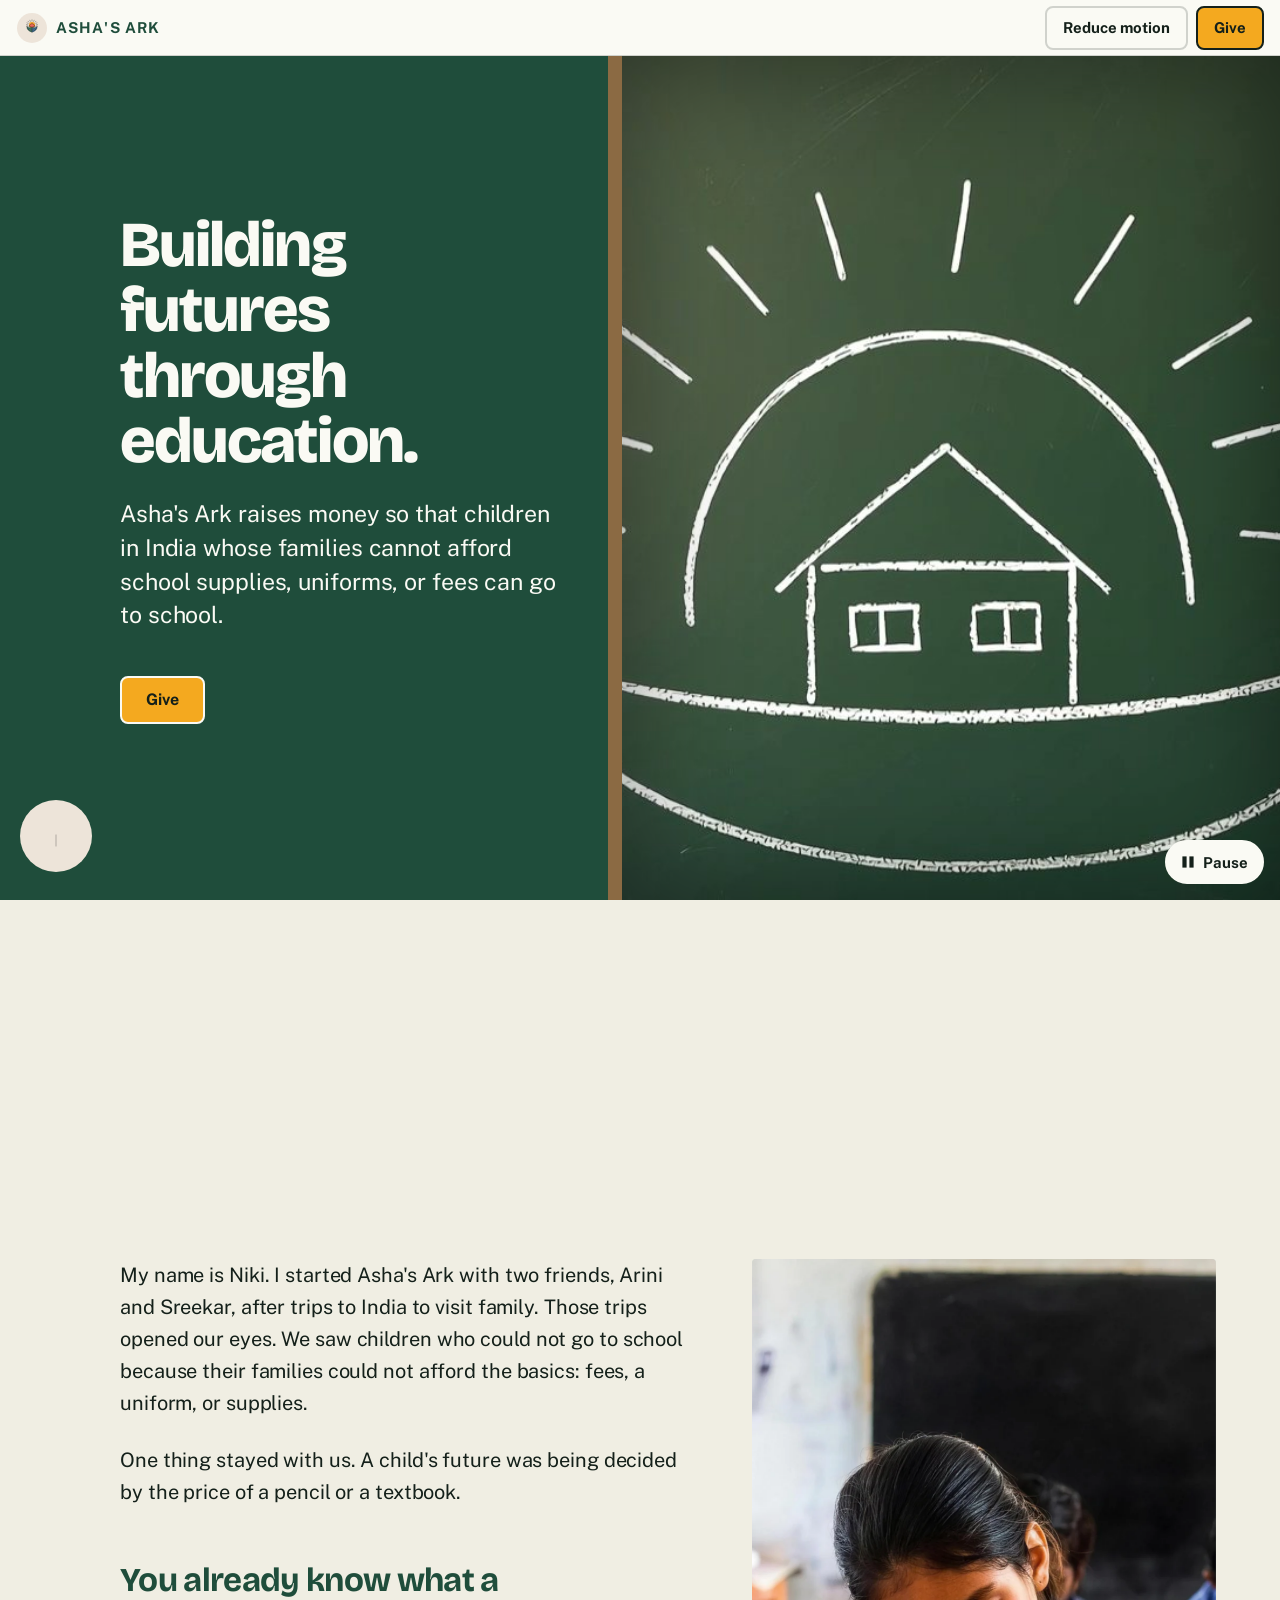
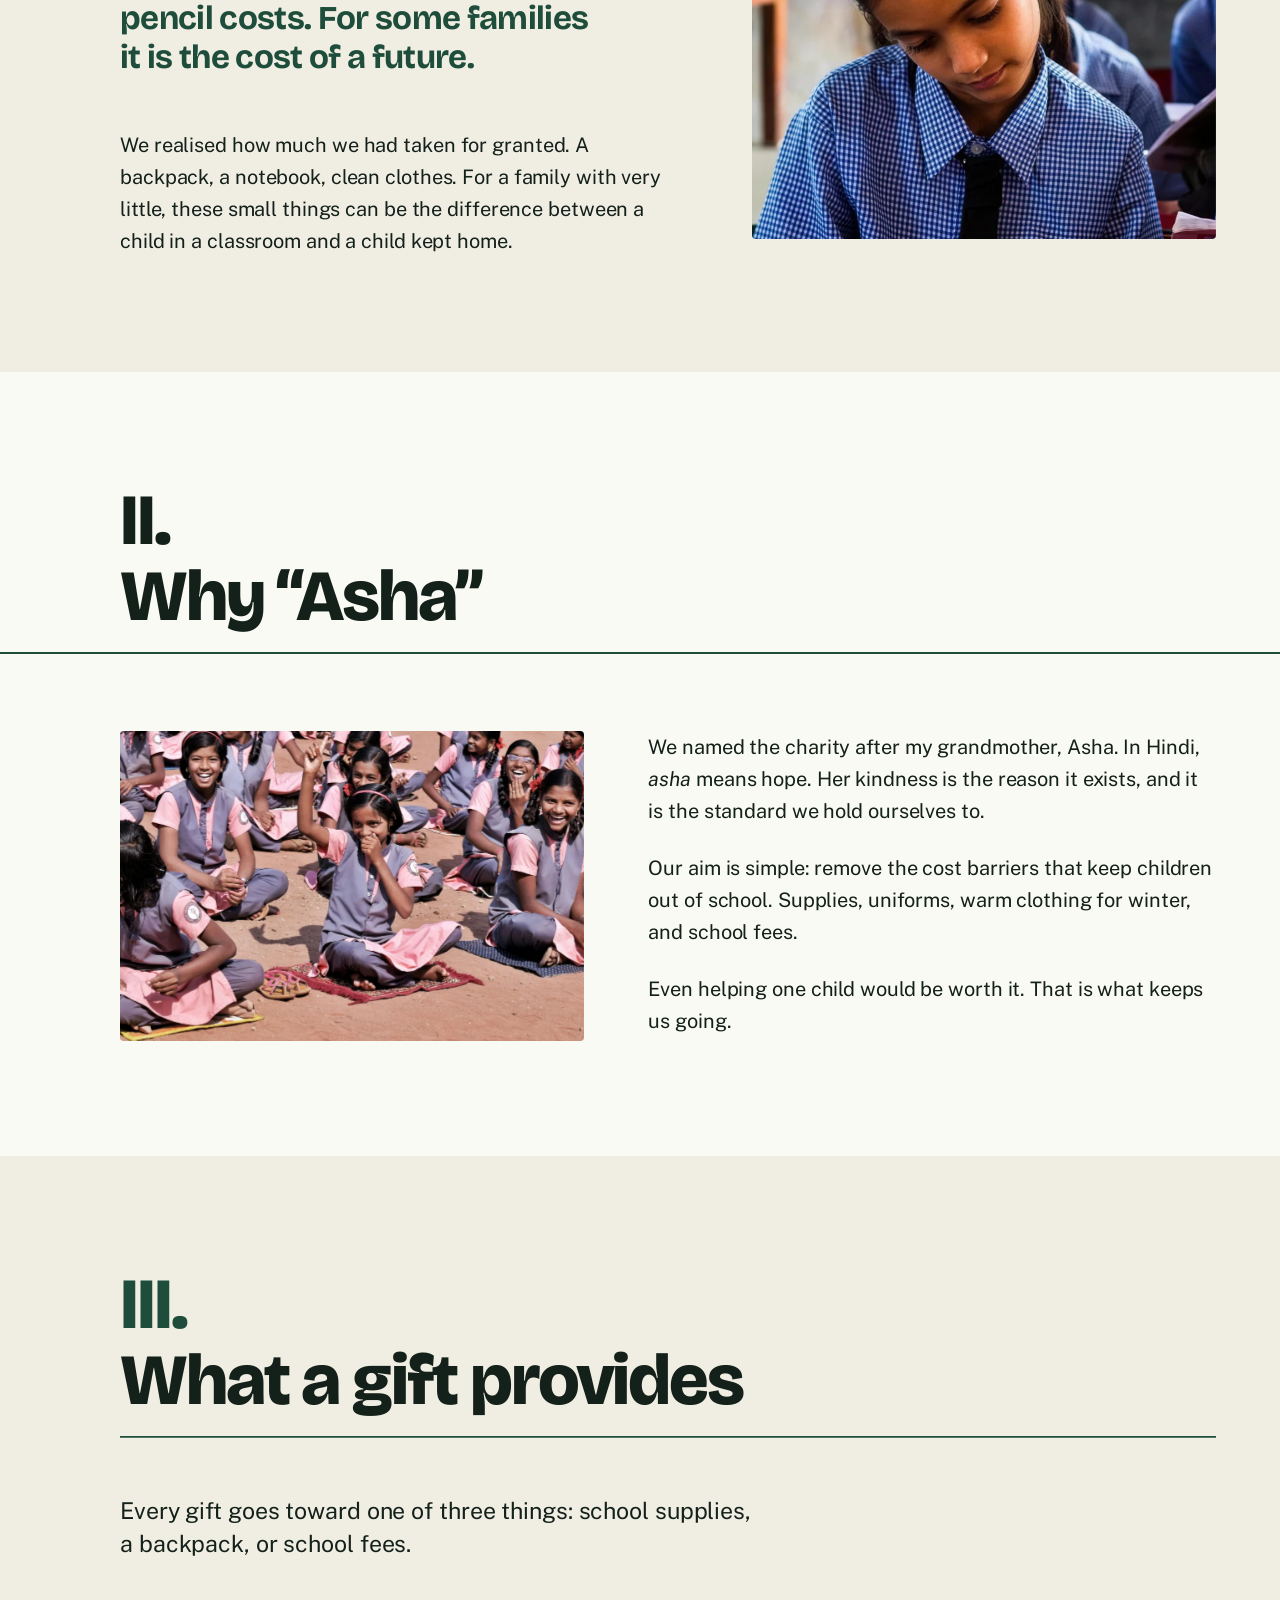
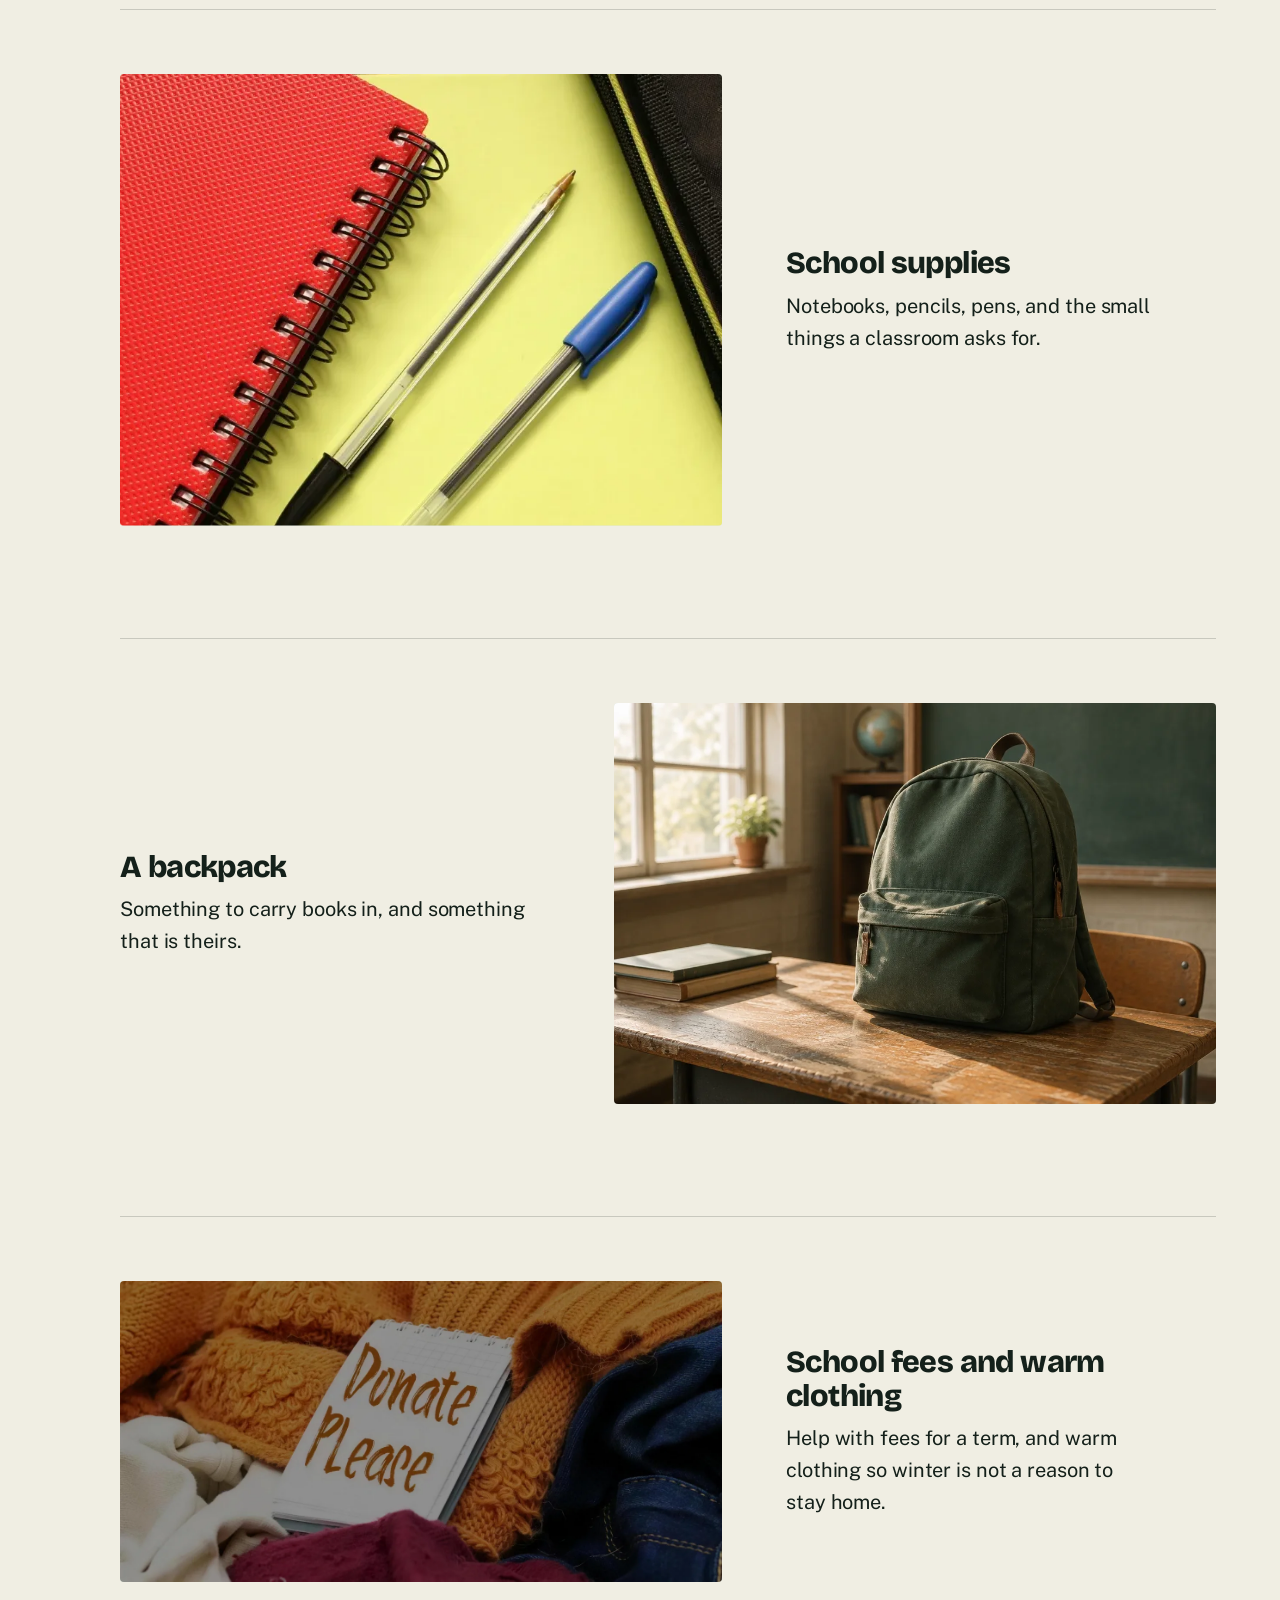
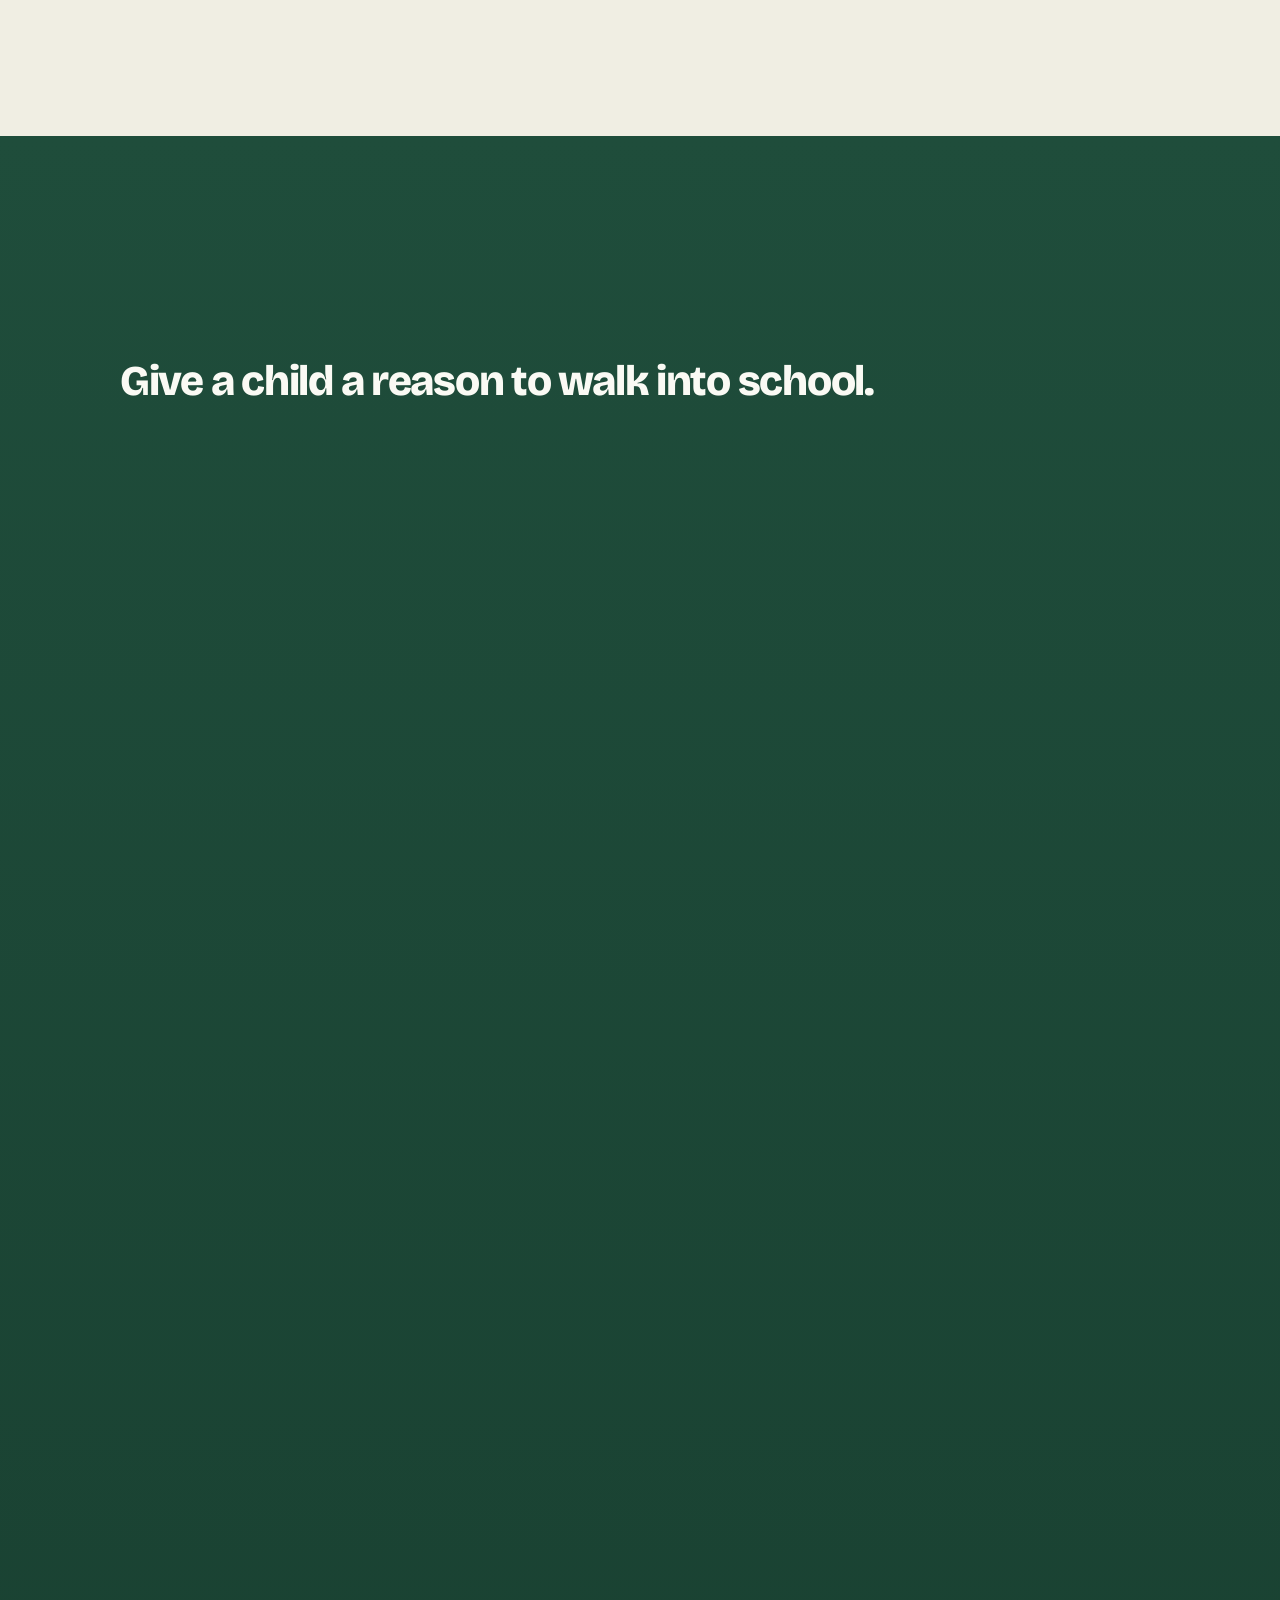
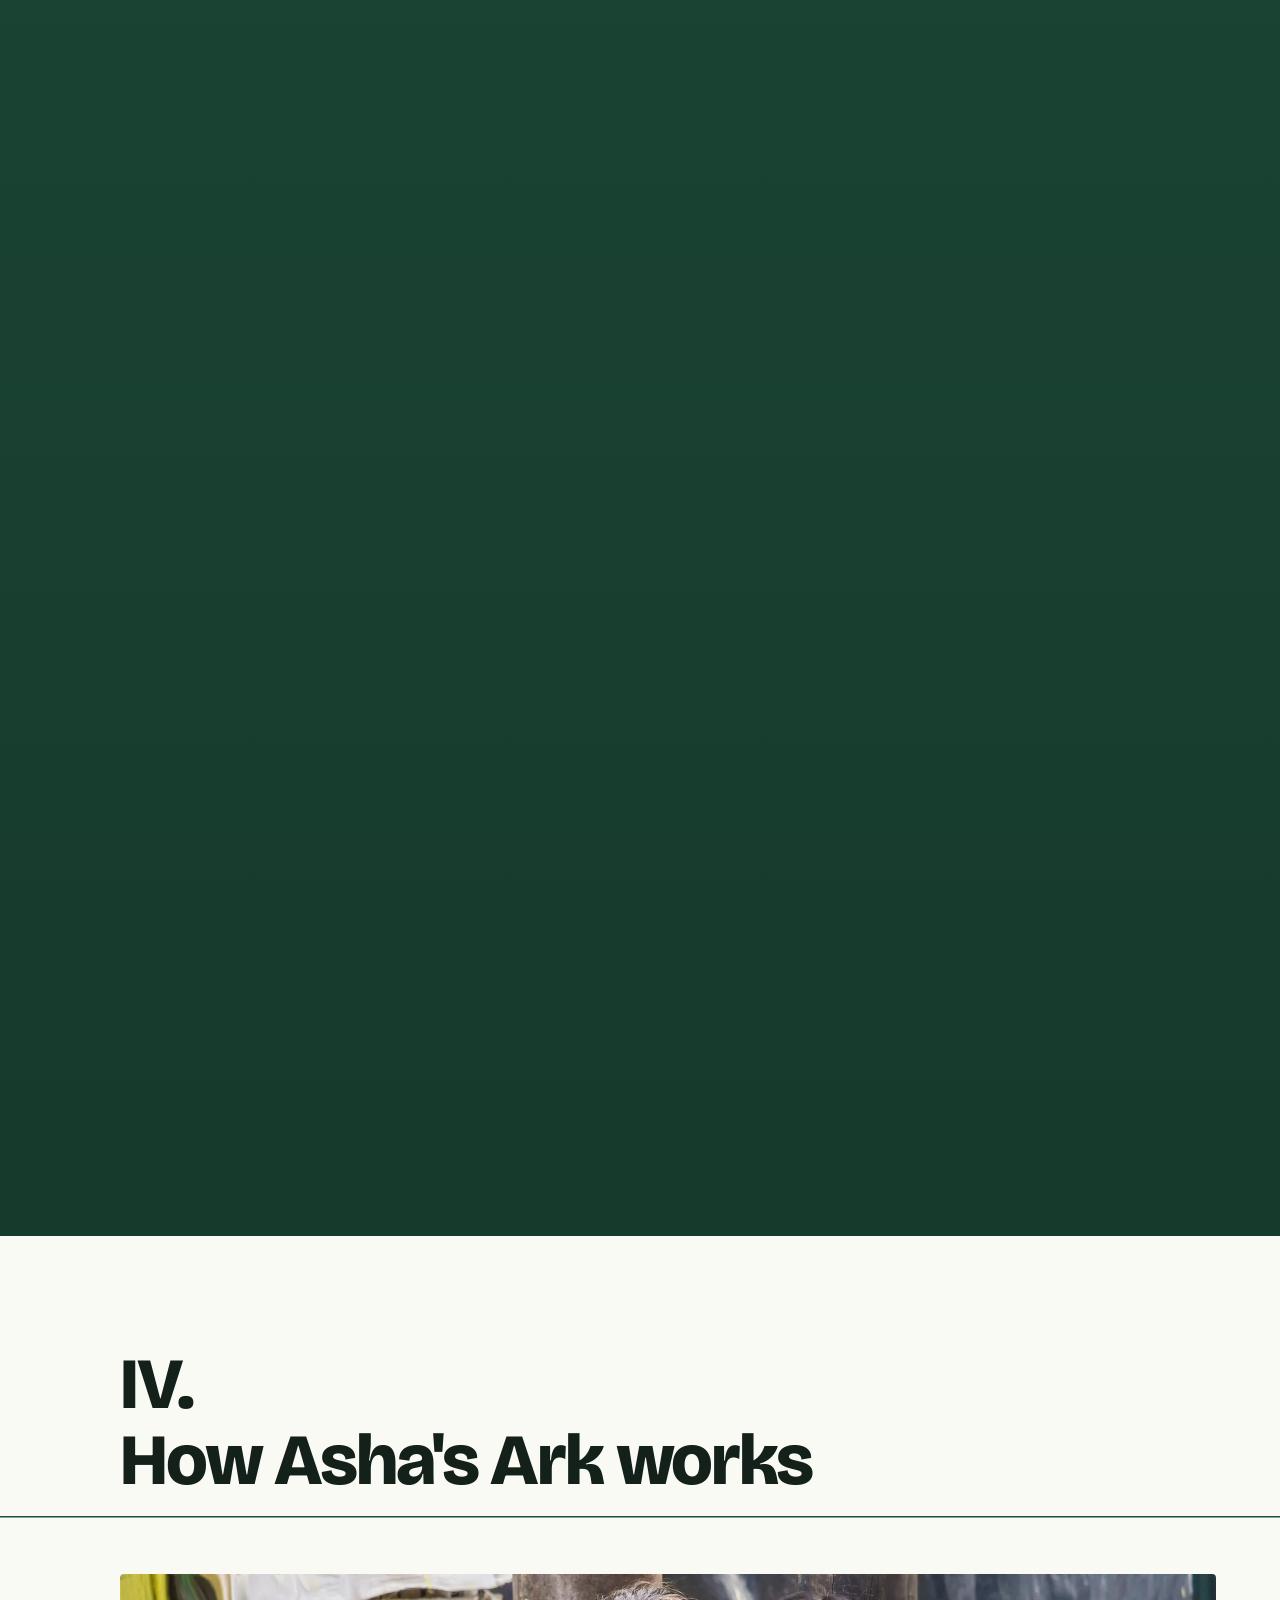
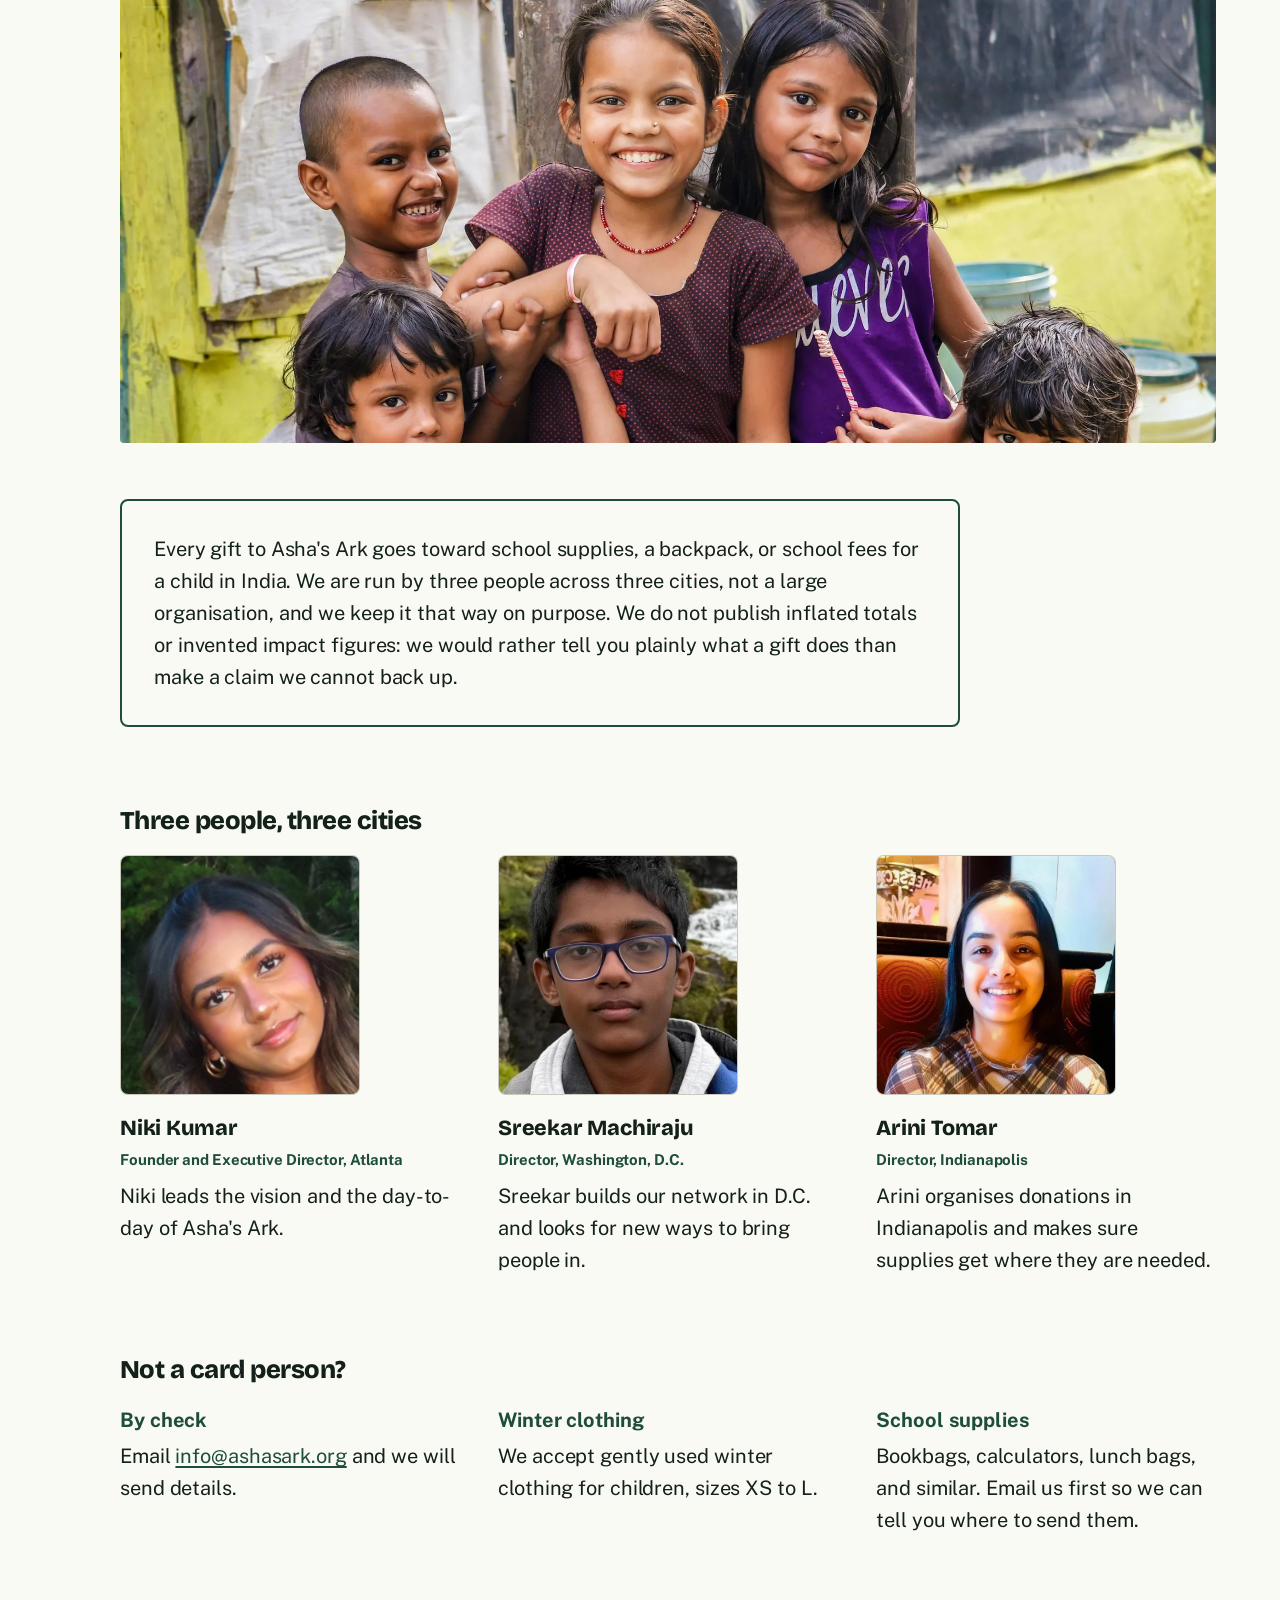
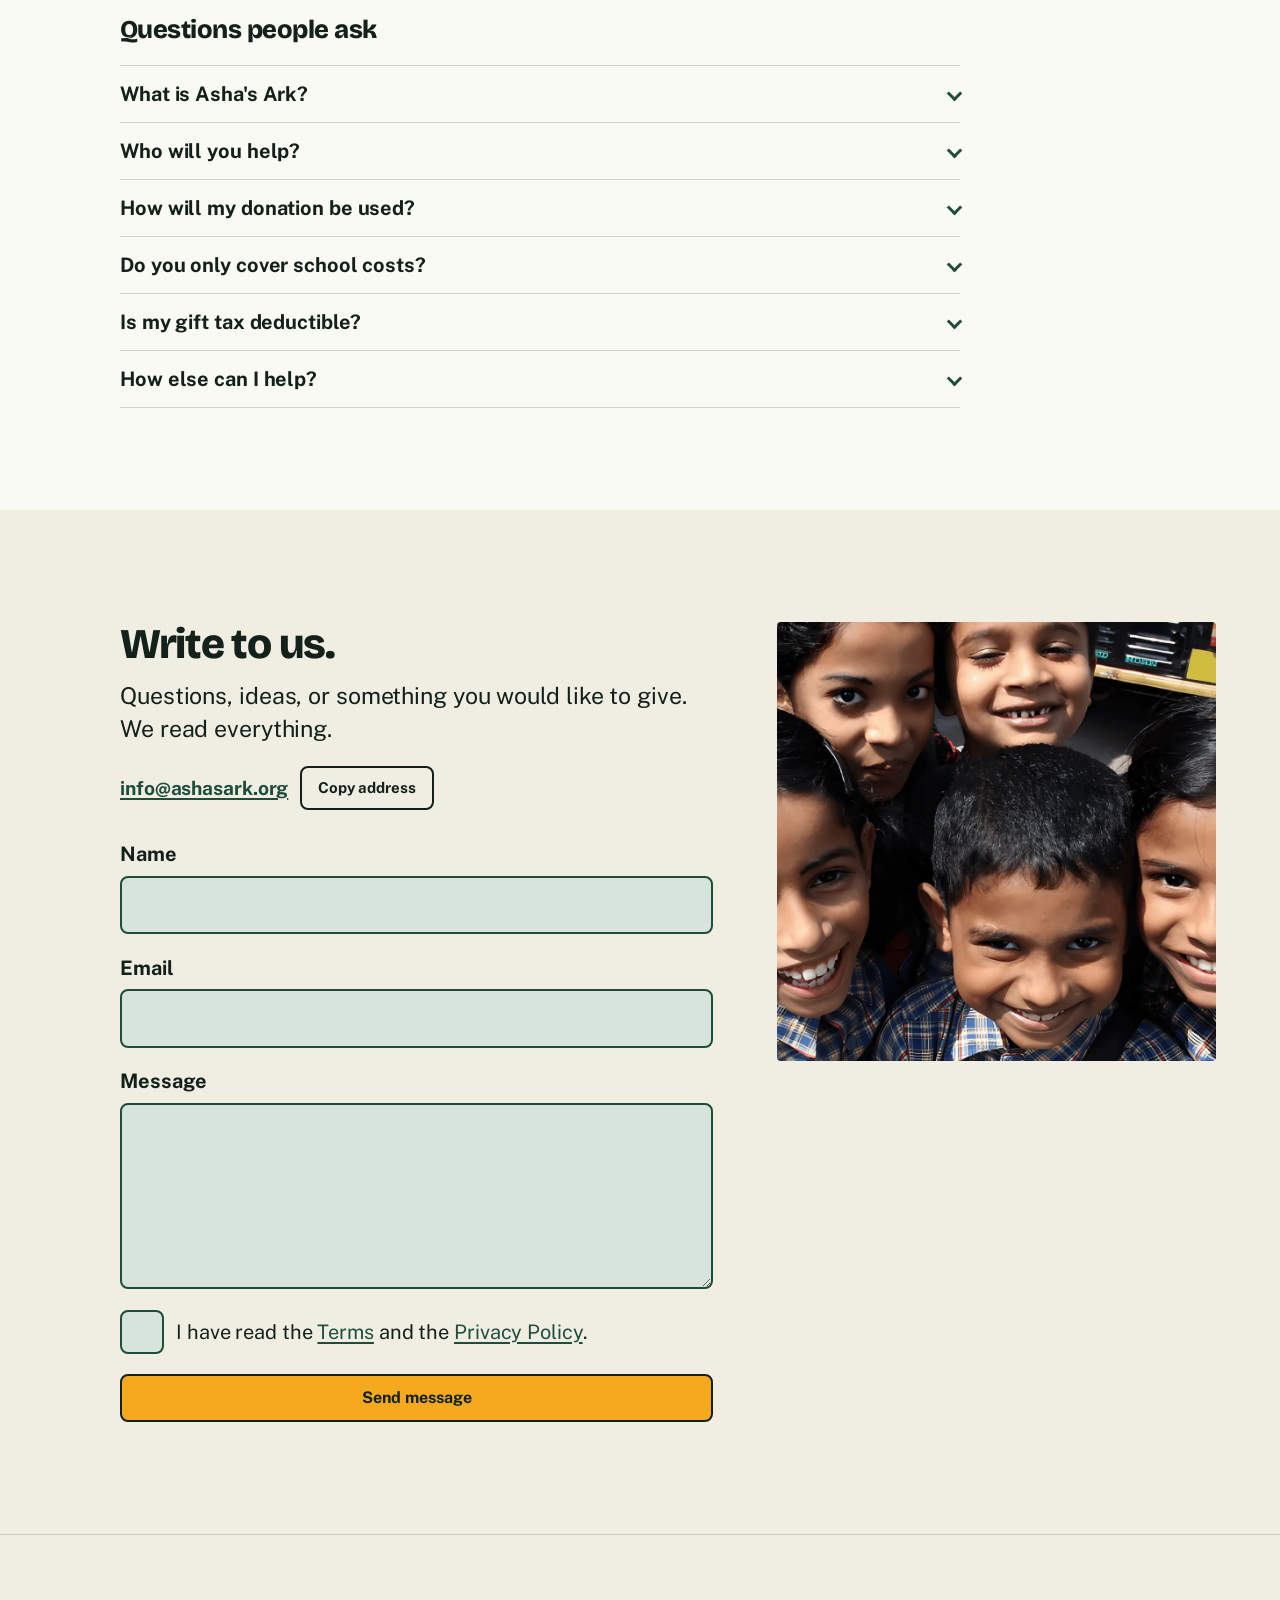
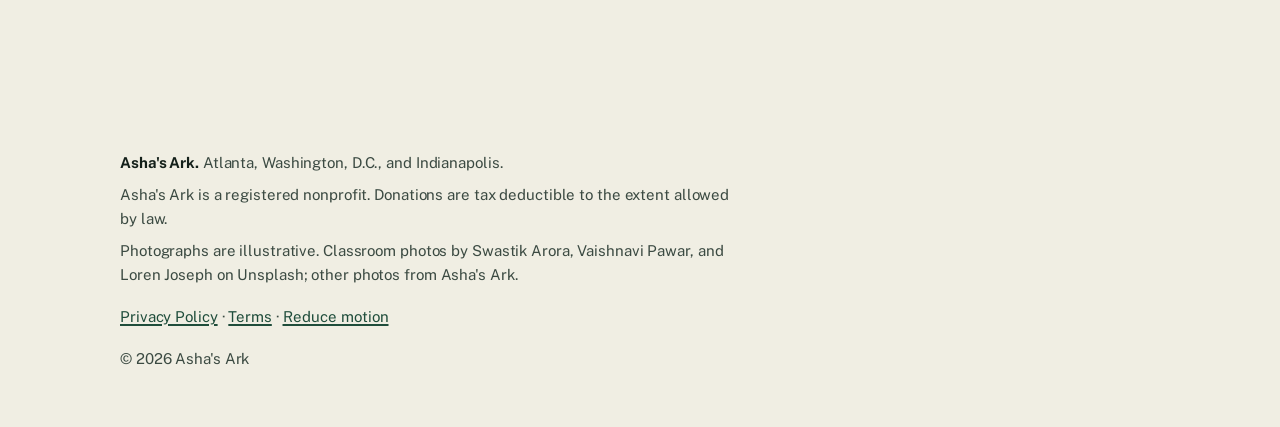
<file: index.html>
<!doctype html>
<html lang="en" class="js">
<head>
<meta charset="utf-8">
<meta name="viewport" content="width=device-width, initial-scale=1, viewport-fit=cover">
<title>Asha's Ark: building futures through education</title>
<meta name="description" content="Asha's Ark raises money so children in India whose families cannot afford school supplies, uniforms, or fees can go to school.">
<link rel="canonical" href="https://ashasark.org/">
<meta property="og:type" content="website">
<meta property="og:title" content="Asha's Ark: building futures through education">
<meta property="og:description" content="A charity helping children in India go to school.">
<meta property="og:url" content="https://ashasark.org/">
<meta property="og:image" content="https://ashasark.org/og.jpg">
<meta name="twitter:card" content="summary_large_image">
<meta name="theme-color" content="#FAFAF4">
<link rel="icon" href="favicon.svg" type="image/svg+xml">
<link rel="apple-touch-icon" href="icon-180.png">
<link rel="preconnect" href="https://fonts.googleapis.com">
<link rel="preconnect" href="https://fonts.gstatic.com" crossorigin>
<link href="https://fonts.googleapis.com/css2?family=Bricolage+Grotesque:opsz,wght@12..96,500;12..96,700;12..96,800&family=Public+Sans:ital,wght@0,400;0,600;0,700;1,400&display=swap" rel="stylesheet">
<script>
/* Runs before the engine. Decides the motion mode once, and lets the on-page
   "Reduce motion" switch behave exactly like the OS setting. */
(function () {
  var h = document.documentElement, stored = false;
  try { stored = localStorage.getItem('ashaMotion') === 'reduce'; } catch (e) {}
  var os = window.matchMedia('(prefers-reduced-motion: reduce)').matches;
  var reduce = os || stored;
  if (stored) {
    h.setAttribute('data-motion', 'reduce');
    var real = window.matchMedia.bind(window);
    window.matchMedia = function (q) {
      if (/prefers-reduced-motion:\s*reduce/.test(q)) {
        return { matches: true, media: q, onchange: null, addEventListener: function () {}, removeEventListener: function () {}, addListener: function () {}, removeListener: function () {}, dispatchEvent: function () { return false; } };
      }
      return real(q);
    };
  }
  if (reduce) h.classList.add('is-reduce');
  if (reduce || innerWidth <= 860 || innerHeight < 680 || (innerWidth < 1200 && innerHeight < 780)) h.classList.add('is-static');
})();
</script>
<link rel="stylesheet" href="scrollcraft.css">
<link rel="stylesheet" href="site.css">
<noscript><style>.mark,.mark-base{display:none}[data-sc-in],[data-sc-stagger]>*,[data-sc-cue]{opacity:1!important;transform:none!important}</style></noscript>
</head>
<body>

<a class="skip" href="#main">Skip to main content</a>

<!-- The logo, built from named groups so scroll can draw it. Variables set on
     the element that uses it (--draw, --fill, --b1..3, --cabin, --sun, --rays,
     --hands) steer each part. Defaults are the finished logo. -->
<svg width="0" height="0" style="position:absolute" aria-hidden="true" focusable="false">
  <symbol id="ark" viewBox="0 0 200 200">
    <defs>
      <clipPath id="ark-hull"><path d="M65 91 Q100 103 135 91 C134 109 119 122 100 128 C81 122 66 109 65 91 Z"/></clipPath>
      <clipPath id="ark-left"><rect x="0" y="0" width="100" height="200"/></clipPath>
      <clipPath id="ark-right"><rect x="100" y="0" width="100" height="200"/></clipPath>
      <clipPath id="ark-iris"><circle id="ark-iris-c" cx="100" cy="150" r="140"/></clipPath>
      <g id="ark-hand">
        <path d="M77 148 L77 141 C76 132 58 122 53 106 C51 96 51 88 53 85 C54.5 82 60.5 82 61.2 85.5 C61.8 92 63 98 69 104 C77 111 90 118 94 128 L95 148 Z" fill="#A96D56"/>
        <path d="M78 148 L78 142 C77.5 136 84 130 90 128 L94 130 L95 148 Z" fill="#86533B"/>
        <path d="M63.5 101 C69 110 78 117 87 123" fill="none" stroke="#86533B" stroke-width="2.4" stroke-linecap="round"/>
        <path d="M77 148 L77 141 C76 132 58 122 53 106 C51 96 51 88 53 85 C54.5 82 60.5 82 61.2 85.5 C61.8 92 63 98 69 104 C77 111 90 118 94 128 L95 148" fill="none" stroke="#151515" stroke-width="2.2" stroke-linejoin="round" stroke-linecap="round"/>
      </g>
    </defs>
    <circle cx="100" cy="100" r="100" fill="#EDE4D9"/>
    <g style="opacity:min(1,calc(var(--rays,1)*8))" fill="none" stroke="#151515" stroke-width="2.3" stroke-linecap="round">
      <path pathLength="1" style="stroke-dasharray:1;stroke-dashoffset:calc(1 - var(--rays,1))" d="M100 45.5 V54"/>
      <path pathLength="1" style="stroke-dasharray:1;stroke-dashoffset:calc(1 - var(--rays,1))" d="M85.5 48.5 L89 56"/><path pathLength="1" style="stroke-dasharray:1;stroke-dashoffset:calc(1 - var(--rays,1))" d="M114.5 48.5 L111 56"/>
      <path pathLength="1" style="stroke-dasharray:1;stroke-dashoffset:calc(1 - var(--rays,1))" d="M73.5 55 L79.5 61.5"/><path pathLength="1" style="stroke-dasharray:1;stroke-dashoffset:calc(1 - var(--rays,1))" d="M126.5 55 L120.5 61.5"/>
      <path pathLength="1" style="stroke-dasharray:1;stroke-dashoffset:calc(1 - var(--rays,1))" d="M66.5 66 L74.5 69.5"/><path pathLength="1" style="stroke-dasharray:1;stroke-dashoffset:calc(1 - var(--rays,1))" d="M133.5 66 L125.5 69.5"/>
      <path pathLength="1" style="stroke-dasharray:1;stroke-dashoffset:calc(1 - var(--rays,1))" d="M63 78 L71.5 79"/><path pathLength="1" style="stroke-dasharray:1;stroke-dashoffset:calc(1 - var(--rays,1))" d="M137 78 L128.5 79"/>
      <path pathLength="1" style="stroke-dasharray:1;stroke-dashoffset:calc(1 - var(--rays,1))" d="M64 88.5 L72 87.5"/><path pathLength="1" style="stroke-dasharray:1;stroke-dashoffset:calc(1 - var(--rays,1))" d="M136 88.5 L128 87.5"/>
    </g>
    <circle cx="100" cy="80" r="20.5" fill="#EC9D29" style="opacity:min(1,calc(var(--sun,1)*6));transform:translateY(calc((1 - var(--sun,1))*42px))"/>
    <path d="M81 84 L100 69.5 L119 84 L114.5 85.5 V93 H85.5 V85.5 Z" fill="#EE675E" stroke="#151515" stroke-width="2.2" stroke-linejoin="round" style="opacity:var(--cabin,1);transform:translateY(calc((1 - var(--cabin,1))*8px))"/>
    <g clip-path="url(#ark-hull)" style="opacity:var(--fill,1)">
      <g clip-path="url(#ark-left)"><rect x="60" y="85" width="40" height="48" fill="#4C8C77"/>
        <g fill="none" stroke="#63A48E" stroke-width="3.6">
          <path style="opacity:calc(.25 + .75*var(--b1,1))" d="M60 99.5 Q100 120 100 120"/><path style="opacity:calc(.25 + .75*var(--b2,1))" d="M60 106.5 Q100 129 100 129"/><path style="opacity:calc(.25 + .75*var(--b3,1))" d="M62 114 Q100 136 100 136"/>
        </g></g>
      <g clip-path="url(#ark-right)"><rect x="100" y="85" width="40" height="48" fill="#4A82AC"/>
        <g fill="none" stroke="#5A9CC5" stroke-width="3.6">
          <path style="opacity:calc(.25 + .75*var(--b1,1))" d="M140 99.5 Q100 120 100 120"/><path style="opacity:calc(.25 + .75*var(--b2,1))" d="M140 106.5 Q100 129 100 129"/><path style="opacity:calc(.25 + .75*var(--b3,1))" d="M138 114 Q100 136 100 136"/>
        </g></g>
      <g fill="none" stroke="#151515" stroke-width="2.2" stroke-linecap="round">
        <path d="M62 96 Q100 118 138 96"/><path d="M64 103 Q100 127 136 103"/><path d="M69 110 Q100 133 131 110"/>
      </g>
    </g>
    <path d="M100 97 V128" stroke="#151515" stroke-width="2.2" stroke-linecap="round" fill="none" style="opacity:calc(.35 + .65*var(--fill,1))"/>
    <path pathLength="1" d="M65 91 Q100 103 135 91 C134 109 119 122 100 128 C81 122 66 109 65 91 Z" fill="none" stroke="#151515" stroke-width="2.3" stroke-linejoin="round" style="stroke-dasharray:1;stroke-dashoffset:calc(1 - var(--draw,1))"/>
    <g clip-path="url(#ark-iris)">
      <use href="#ark-hand"/>
      <use href="#ark-hand" transform="translate(200 0) scale(-1 1)"/>
    </g>
  </symbol>
</svg>

<header class="folio">
  <div class="folio__lead">
    <a class="folio__brand" href="#top" aria-label="Asha's Ark, go to top of page">
      <svg class="folio__logo" viewBox="0 0 200 200" aria-hidden="true" focusable="false"><use href="#ark"/></svg>
    </a>
    <p class="folio__chapter" id="folio-chapter">Asha's Ark</p>
  </div>
  <nav class="folio__nav" aria-label="Quick links">
    <button type="button" class="folio__motion" data-motion-toggle aria-pressed="false">Reduce motion</button>
    <a class="folio__give" href="#give">Give</a>
  </nav>
</header>

<svg class="mark-base" aria-hidden="true" focusable="false"></svg>
<svg class="mark" aria-hidden="true" focusable="false" viewBox="0 0 200 200"><use href="#ark"/></svg>

<main id="main">

<!-- 1. Warmth -->
<section id="top" class="act hb" data-sc-act="flow" data-chapter="Asha's Ark" aria-labelledby="hero-title">
  <div class="hb__grid">
    <div class="hb__text">
      <h1 id="hero-title" class="h-xl">Building futures through education.</h1>
      <p class="lede">Asha's Ark raises money so that children in India whose families cannot afford school supplies, uniforms, or fees can go to school.</p>
      <p><a class="btn btn--primary" href="#give">Give</a></p>
    </div>
    <div class="hb__board">
      <!-- The chalk drawing: a generated clip with no people in it. It plays once and holds on the
           finished drawing. Under reduced motion (or without JS) the finished drawing is shown as a still. -->
      <video class="hb__vid" id="hero-video" src="assets/video/chalk.mp4" poster="assets/video/chalk-start.jpg" muted playsinline preload="metadata" width="1280" height="720" aria-hidden="true" tabindex="-1"></video>
      <img class="hb__still" src="assets/video/chalk-end.jpg" width="1280" height="720" alt="A chalk drawing on a classroom board of a boat carrying a small house, with a sun rising above it.">
      <button type="button" class="hb__pause" id="hero-pause" aria-pressed="false" hidden><svg viewBox="0 0 10 10" aria-hidden="true" focusable="false"><rect x="1" y="1" width="3" height="8" fill="currentColor"/><rect x="6" y="1" width="3" height="8" fill="currentColor"/></svg><span>Pause</span></button>
    </div>
  </div>
</section>

<!-- 2. Unease -->
<section id="chapter-1" class="act ground--linen" data-sc-act="flow" data-chapter="What we saw" aria-labelledby="ch1-title">
  <div class="plate">
    <div class="wrap" data-sc-reveal="up" data-sc-reveal-at="0 0.2">
      <p class="plate__num" aria-hidden="true">I.</p>
      <h2 id="ch1-title" class="plate__title">What we saw</h2>
    </div>
  </div>
  <div class="wrap spread">
    <div class="prose" data-sc-in data-sc-stagger="70">
      <p>My name is Niki. I started Asha's Ark with two friends, Arini and Sreekar, after trips to India to visit family. Those trips opened our eyes. We saw children who could not go to school because their families could not afford the basics: fees, a uniform, or supplies.</p>
      <p>One thing stayed with us. A child's future was being decided by the price of a pencil or a textbook.</p>
      <p class="pull">You already know what a pencil costs. For some families it is the cost of a future.</p>
      <p>We realised how much we had taken for granted. A backpack, a notebook, clean clothes. For a family with very little, these small things can be the difference between a child in a classroom and a child kept home.</p>
    </div>
    <figure class="fig">
      <div class="fig__frame fig__frame--tall">
        <img data-sc-parallax="-0.5" src="assets/img/ch1.webp" width="1000" height="1250" loading="lazy" alt="A girl in a school uniform reads quietly at her desk, a blackboard behind her.">
      </div>
    </figure>
  </div>
</section>

<!-- 3. Tenderness -->
<section id="chapter-2" class="act ground--paper" data-sc-act="flow" data-chapter="Why &ldquo;Asha&rdquo;" aria-labelledby="ch2-title">
  <div class="plate plate--paper">
    <div class="wrap" data-sc-reveal="up" data-sc-reveal-at="0 0.2">
      <p class="plate__num" aria-hidden="true">II.</p>
      <h2 id="ch2-title" class="plate__title">Why &ldquo;Asha&rdquo;</h2>
    </div>
  </div>
  <div class="wrap spread spread--flip">
    <div class="prose" data-sc-in data-sc-stagger="70">
      <p>We named the charity after my grandmother, Asha. In Hindi, <i lang="hi-Latn">asha</i> means hope. Her kindness is the reason it exists, and it is the standard we hold ourselves to.</p>
      <p id="hope">Our aim is simple: remove the cost barriers that keep children out of school. Supplies, uniforms, warm clothing for winter, and school fees.</p>
      <p>Even helping one child would be worth it. That is what keeps us going.</p>
    </div>
    <figure class="fig">
      <div class="fig__frame fig__frame--wide">
        <picture>
          <source media="(max-width: 860px)" srcset="assets/img/ch2-m.webp">
          <img data-sc-parallax="-0.5" src="assets/img/ch2-d.webp" width="1400" height="933" loading="lazy" alt="Schoolgirls in grey and pink uniforms sit on mats in a school courtyard. One girl laughs.">
        </picture>
      </div>
    </figure>
  </div>
</section>

<!-- 4. Purpose -->
<section id="chapter-3" class="act ground--linen gifts" data-chapter="What a gift provides" aria-labelledby="ch3-title">
  <div class="plate">
    <div class="wrap" data-sc-act="flow">
      <div data-sc-reveal="up" data-sc-reveal-at="0 0.35">
        <p class="plate__num" aria-hidden="true">III.</p>
        <h2 id="ch3-title" class="plate__title">What a gift provides</h2>
      </div>
    </div>
  </div>
  <div class="wrap">
    <p class="lede gifts__intro">Every gift goes toward one of three things: school supplies, a backpack, or school fees.</p>

    <div class="gift" id="gift-1" data-sc-act="flow">
      <figure class="fig gift__fig" data-sc-reveal="left" data-sc-reveal-at="0.05 0.4">
        <div class="fig__frame fig__frame--four3"><img src="assets/img/sp1-supplies.webp" width="1000" height="750" loading="lazy" alt="A red spiral notebook and two pens on a yellow sheet of paper."></div>
      </figure>
      <div class="gift__text" data-sc-in><h3>School supplies</h3><p>Notebooks, pencils, pens, and the small things a classroom asks for.</p></div>
    </div>

    <div class="gift gift--flip" id="gift-2" data-sc-act="flow">
      <figure class="fig gift__fig" data-sc-reveal="right" data-sc-reveal-at="0.05 0.4">
        <div class="fig__frame fig__frame--three2"><img src="assets/img/sp2-backpack.webp" width="1024" height="683" loading="lazy" alt="A canvas school backpack on a wooden desk in morning light." onerror="this.closest('.fig').classList.add('is-missing');this.remove()"></div>
      </figure>
      <div class="gift__text" data-sc-in><h3>A backpack</h3><p>Something to carry books in, and something that is theirs.</p></div>
    </div>

    <div class="gift" id="gift-3" data-sc-act="flow">
      <figure class="fig gift__fig" data-sc-reveal="left" data-sc-reveal-at="0.05 0.4">
        <div class="fig__frame fig__frame--two1"><img src="assets/img/sp3-clothing.webp" width="900" height="450" loading="lazy" alt="Folded orange knitted clothes and a handwritten sign that reads Donate Please."></div>
      </figure>
      <div class="gift__text" data-sc-in><h3>School fees and warm clothing</h3><p>Help with fees for a term, and warm clothing so winter is not a reason to stay home.</p></div>
    </div>
  </div>
</section>

<!-- 5. Lift: the peak -->
<section id="give" class="act ground--peak" data-sc-act="pin" data-sc-span="3" data-chapter="Give" aria-labelledby="give-title">
  <div class="peak" data-sc-stage>
    <div class="peak__copy">
      <h2 id="give-title" class="h-lg">Give a child a reason to walk into school.</h2>
      <p class="lede" data-arrive="0.28">Choose a gift. Every amount goes toward supplies, a backpack, or fees for a child in India.</p>

      <fieldset class="freq" data-arrive="0.36">
        <legend>How often</legend>
        <div class="freq__opts">
          <input type="radio" name="freq" id="freq-once" value="once" checked><label for="freq-once">One time</label>
          <input type="radio" name="freq" id="freq-monthly" value="monthly"><label for="freq-monthly">Monthly</label>
        </div>
      </fieldset>

      <div class="tiers">
        <div class="tier" data-arrive="0.44">
          <p class="tier__amt">$15</p>
          <h3 class="tier__name">School supplies</h3>
          <p class="tier__desc">Notebooks, pencils, and pens for one child.</p>
          <a class="btn btn--primary" href="#give" data-link="supplies15" data-monthly="monthly15" data-label="Give $15" data-label-monthly="Give $15 a month">Give $15</a>
        </div>
        <div class="tier" data-arrive="0.5">
          <p class="tier__amt">$25</p>
          <h3 class="tier__name">A backpack</h3>
          <p class="tier__desc">A sturdy bag for one child's books.</p>
          <a class="btn btn--primary" href="#give" data-link="backpack25" data-monthly="monthly25" data-label="Give $25" data-label-monthly="Give $25 a month">Give $25</a>
        </div>
        <div class="tier" data-arrive="0.56">
          <p class="tier__amt">$100</p>
          <h3 class="tier__name">School fees</h3>
          <p class="tier__desc">Help with one child's fees for a term.</p>
          <a class="btn btn--primary" href="#give" data-link="fees100" data-monthly="monthly100" data-label="Give $100" data-label-monthly="Give $100 a month">Give $100</a>
        </div>
        <div class="tier" data-arrive="0.62">
          <p class="tier__amt tier__amt--any">Any amount</p>
          <h3 class="tier__name">Your choice</h3>
          <p class="tier__desc">Give what feels right.</p>
          <a class="btn btn--primary" href="#give" data-link="custom" data-monthly="monthlyCustom" data-label="Give any amount" data-label-monthly="Give any amount monthly">Give any amount</a>
        </div>
      </div>

      <p class="note" id="give-note" hidden>Online giving is being set up. To give now, email <a href="mailto:info@ashasark.org">info@ashasark.org</a>.</p>
      <p class="fineprint" data-arrive="0.68">Payments are processed by Stripe. Asha's Ark does not store card details. <span data-tax-line></span></p>
      <p class="sr-only" id="freq-live" role="status" aria-live="polite"></p>
    </div>
    <div class="peak__ark">
      <div class="peak__anchor" id="peak-anchor"></div>
      <svg class="ark ark--static" role="img" aria-label="Asha's Ark logo: two hands holding an ark beneath a rising sun." viewBox="0 0 200 200"><use href="#ark"/></svg>
    </div>
  </div>
</section>

<!-- 6. Trust -->
<section id="today" class="act ground--paper today" data-sc-act="flow" data-chapter="How we work" aria-labelledby="today-title">
  <div class="plate plate--paper">
    <div class="wrap" data-sc-reveal="up" data-sc-reveal-at="0 0.15">
      <p class="plate__num" aria-hidden="true">IV.</p>
      <h2 id="today-title" class="plate__title">How Asha's Ark works</h2>
    </div>
  </div>
  <div class="wrap">
    <figure class="fig band">
      <img src="assets/img/band.webp" width="2000" height="857" loading="lazy" alt="Four smiling girls stand close together in front of a yellow wall.">
    </figure>

    <div class="notice" data-sc-in>
      <p>Every gift to Asha's Ark goes toward school supplies, a backpack, or school fees for a child in India. We are run by three people across three cities, not a large organisation, and we keep it that way on purpose. We do not publish inflated totals or invented impact figures: we would rather tell you plainly what a gift does than make a claim we cannot back up.</p>
    </div>

    <h3 class="sub">Three people, three cities</h3>
    <ul class="team" data-sc-in data-sc-stagger="80">
      <li class="person">
        <img src="assets/team/niki.webp" width="480" height="480" loading="lazy" alt="Niki Kumar." onerror="this.onerror=null;this.src='assets/team/niki-placeholder.svg';this.alt='Placeholder for Niki Kumar’s photo.'">
        <h4>Niki Kumar</h4><p class="person__role">Founder and Executive Director, Atlanta</p>
        <p>Niki leads the vision and the day-to-day of Asha's Ark.</p>
      </li>
      <li class="person">
        <img src="assets/team/sreekar.webp" width="480" height="480" loading="lazy" alt="Sreekar Machiraju.">
        <h4>Sreekar Machiraju</h4><p class="person__role">Director, Washington, D.C.</p>
        <p>Sreekar builds our network in D.C. and looks for new ways to bring people in.</p>
      </li>
      <li class="person">
        <img src="assets/team/arini.webp" width="480" height="480" loading="lazy" alt="Arini Tomar.">
        <h4>Arini Tomar</h4><p class="person__role">Director, Indianapolis</p>
        <p>Arini organises donations in Indianapolis and makes sure supplies get where they are needed.</p>
      </li>
    </ul>

    <h3 class="sub">Not a card person?</h3>
    <dl class="ways" data-sc-in>
      <div><dt>By check</dt><dd>Email <a href="mailto:info@ashasark.org">info@ashasark.org</a> and we will send details.</dd></div>
      <div><dt>Winter clothing</dt><dd>We accept gently used winter clothing for children, sizes XS to L.</dd></div>
      <div><dt>School supplies</dt><dd>Bookbags, calculators, lunch bags, and similar. Email us first so we can tell you where to send them.</dd></div>
    </dl>

    <h3 class="sub">Questions people ask</h3>
    <div class="faq">
      <details><summary>What is Asha's Ark?</summary><p>A charity that raises money to cover school supplies, uniforms, fees, and warm clothing for children in India whose families cannot afford them.</p></details>
      <details><summary>Who will you help?</summary><p>Children from low-income families in India who are out of school, or at risk of it, because of cost.</p></details>
      <details><summary>How will my donation be used?</summary><p>Toward school supplies, backpacks, school fees, and warm clothing for a child in India.</p></details>
      <details><summary>Do you only cover school costs?</summary><p>School is the focus. We also provide warm clothing, because a cold winter should not be a reason to miss class.</p></details>
      <details><summary>Is my gift tax deductible?</summary><p data-tax-answer>Email <a href="mailto:info@ashasark.org">info@ashasark.org</a> and we will confirm your gift's tax status.</p></details>
      <details><summary>How else can I help?</summary><p>Give, pass this page to someone, or email us.</p></details>
    </div>
  </div>
</section>

<!-- 7. Resolve -->
<section id="contact" class="act ground--linen close" data-sc-act="flow" data-chapter="Write to us" aria-labelledby="contact-title">
  <div class="wrap close__grid">
    <div class="close__main">
      <h2 id="contact-title" class="h-lg">Write to us.</h2>
      <p class="lede">Questions, ideas, or something you would like to give. We read everything.</p>
      <p class="mailline"><a id="mail-link" href="mailto:info@ashasark.org">info@ashasark.org</a> <button type="button" class="btn btn--small" id="copy-mail">Copy address</button></p>
      <p class="sr-only" id="copy-live" role="status" aria-live="polite"></p>

      <form id="contact-form" class="form" novalidate>
        <div class="field"><label for="f-name">Name</label><input id="f-name" name="name" type="text" autocomplete="name" required aria-describedby="f-name-err"><p class="err" id="f-name-err" hidden></p></div>
        <div class="field"><label for="f-email">Email</label><input id="f-email" name="email" type="email" autocomplete="email" required aria-describedby="f-email-err"><p class="err" id="f-email-err" hidden></p></div>
        <div class="field"><label for="f-msg">Message</label><textarea id="f-msg" name="message" rows="5" required aria-describedby="f-msg-err"></textarea><p class="err" id="f-msg-err" hidden></p></div>
        <div class="field field--check"><input id="f-terms" name="terms" type="checkbox" required aria-describedby="f-terms-err"><label for="f-terms">I have read the <a href="terms.html">Terms</a> and the <a href="privacy.html">Privacy Policy</a>.</label><p class="err" id="f-terms-err" hidden></p></div>
        <input type="text" name="_gotcha" tabindex="-1" autocomplete="off" class="hp" aria-hidden="true">
        <button type="submit" class="btn btn--primary">Send message</button>
      </form>

      <div id="confirm" class="confirm" hidden tabindex="-1">
        <h3>Send this message?</h3>
        <dl><dt>Name</dt><dd id="c-name"></dd><dt>Email</dt><dd id="c-email"></dd><dt>Message</dt><dd id="c-msg"></dd></dl>
        <p class="btns"><button type="button" class="btn btn--primary" id="c-send">Send message</button> <button type="button" class="btn" id="c-edit">Edit</button></p>
      </div>
      <p id="form-status" class="status" role="status" aria-live="polite" tabindex="-1"></p>
    </div>
    <figure class="fig close__fig">
      <div class="fig__frame fig__frame--square"><img src="assets/img/close.webp" width="1000" height="1000" loading="lazy" alt="Five smiling schoolchildren crowd close together, looking up at the camera."></div>
    </figure>
  </div>

  <footer class="colophon">
    <div class="wrap">
      <div class="logo-anchor" id="logo-anchor">
        <svg class="ark ark--static" role="img" aria-label="Asha's Ark logo: two hands holding an ark beneath a rising sun." viewBox="0 0 200 200"><use href="#ark"/></svg>
      </div>
      <p><strong>Asha's Ark.</strong> Atlanta, Washington, D.C., and Indianapolis.</p>
      <p data-tax-line></p>
      <p>Photographs are illustrative. Classroom photos by Swastik Arora, Vaishnavi Pawar, and Loren Joseph on Unsplash; other photos from Asha's Ark.</p>
      <p><a href="privacy.html">Privacy Policy</a> &middot; <a href="terms.html">Terms</a> &middot; <button type="button" class="linklike" data-motion-toggle aria-pressed="false">Reduce motion</button></p>
      <p>&copy; 2026 Asha's Ark</p>
    </div>
  </footer>
</section>

</main>

<script src="config.js"></script>
<script src="scrollcraft.js"></script>
<script src="site.js"></script>
</body>
</html>
</file>
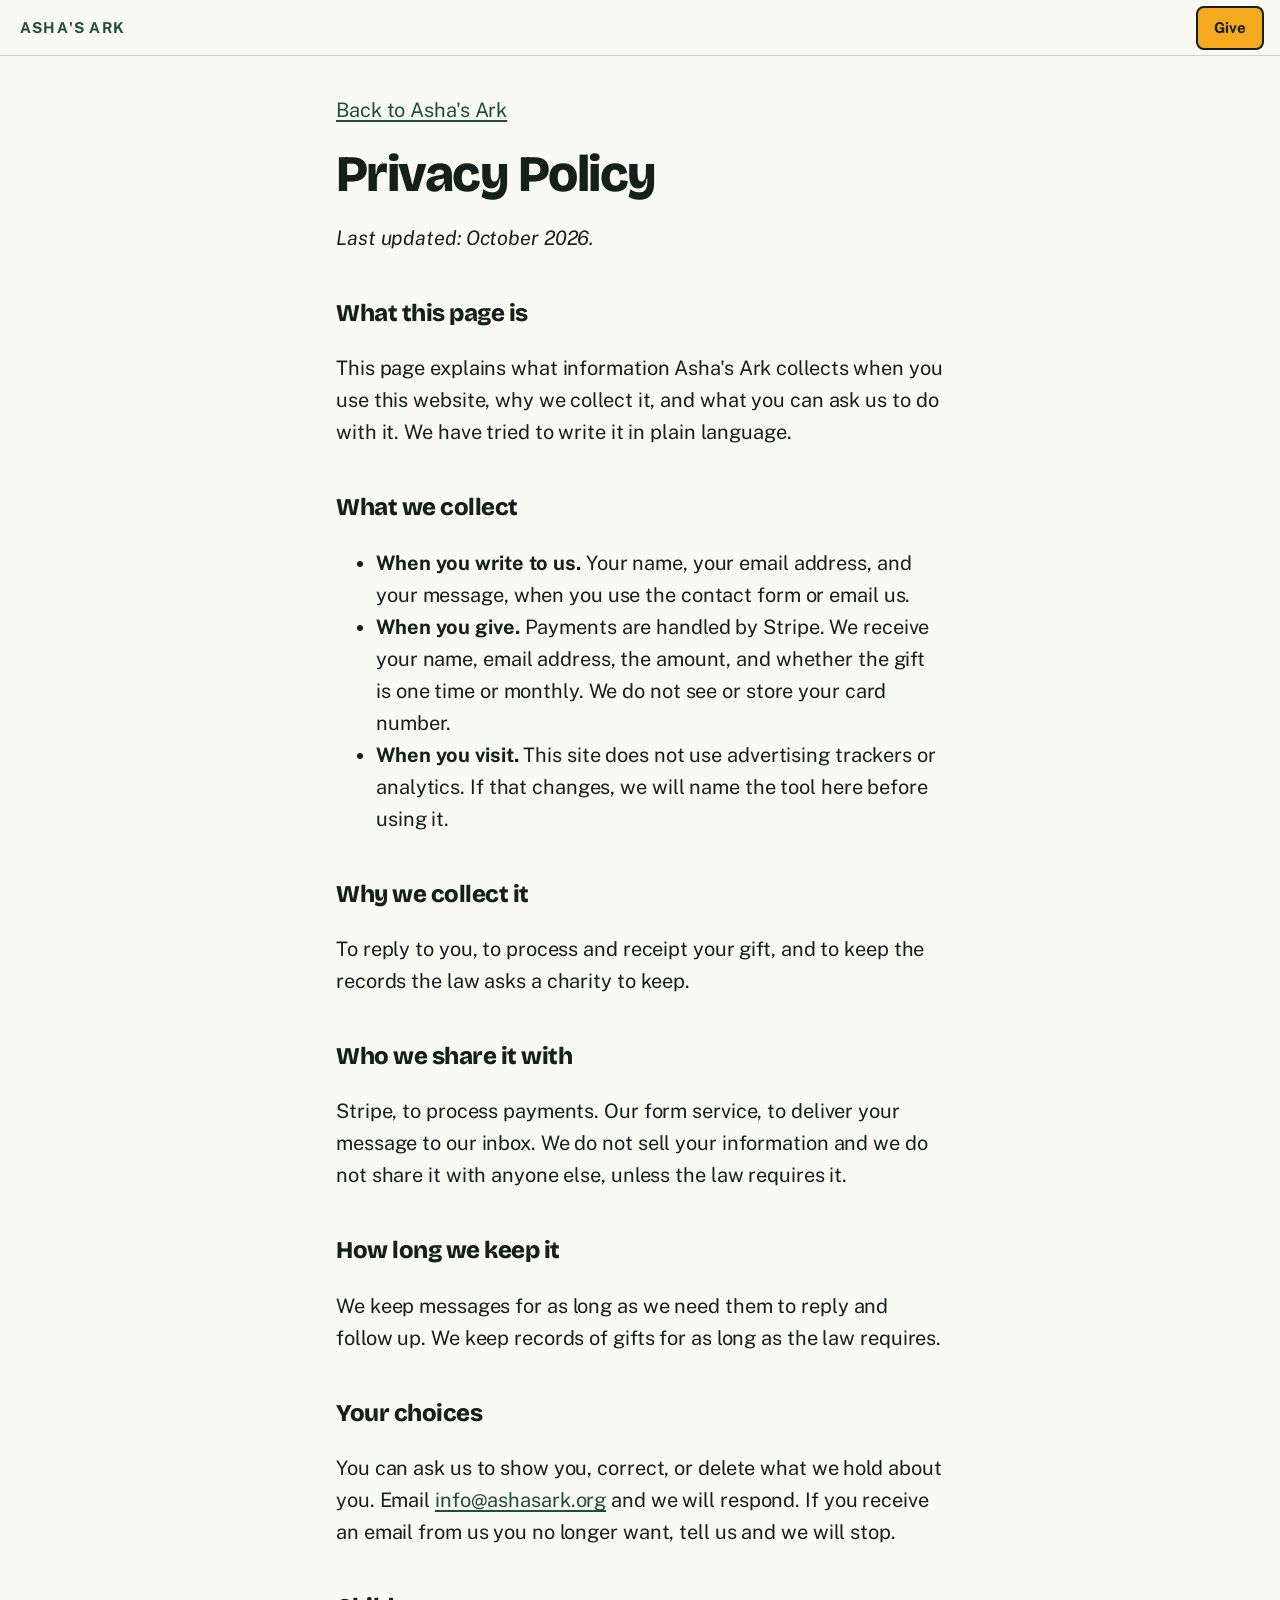
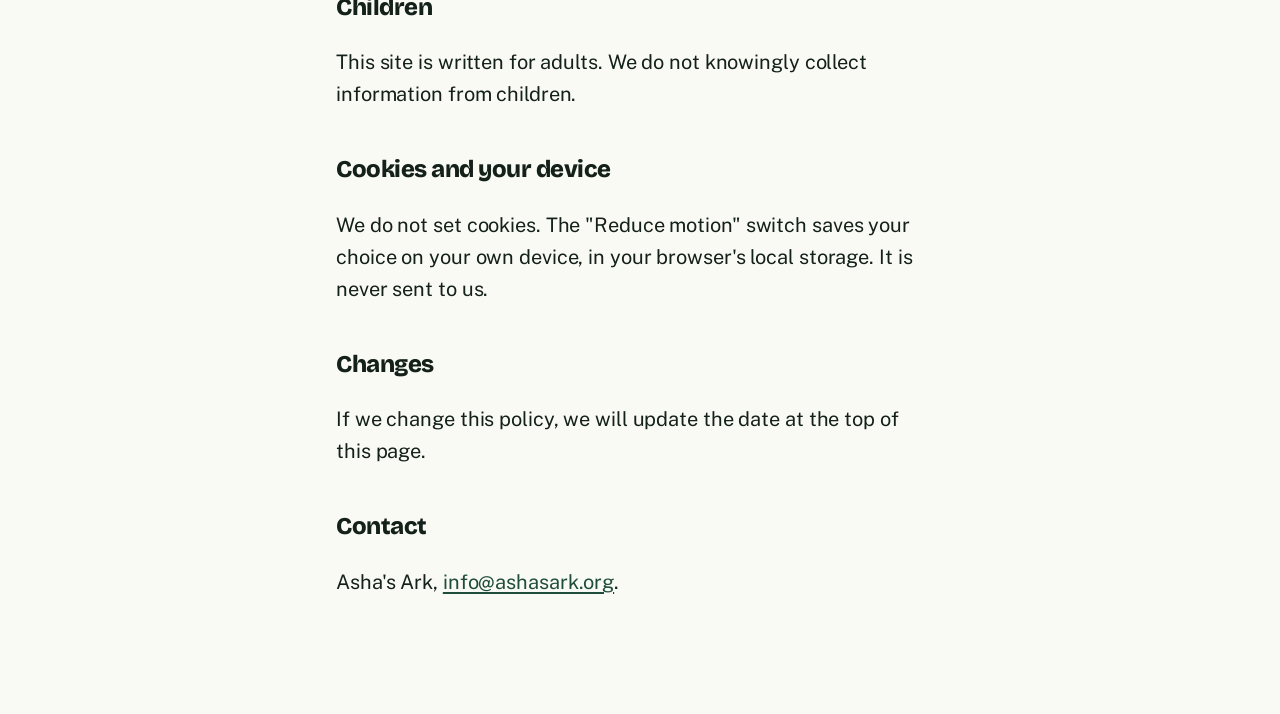
<file: privacy.html>
<!doctype html>
<html lang="en">
<head>
<meta charset="utf-8">
<meta name="viewport" content="width=device-width, initial-scale=1, viewport-fit=cover">
<title>Privacy Policy | Asha's Ark</title>
<meta name="description" content="How Asha's Ark collects, uses, and protects your information.">
<meta name="robots" content="noindex">
<link rel="icon" href="favicon.svg" type="image/svg+xml">
<link rel="preconnect" href="https://fonts.googleapis.com">
<link rel="preconnect" href="https://fonts.gstatic.com" crossorigin>
<link href="https://fonts.googleapis.com/css2?family=Bricolage+Grotesque:opsz,wght@12..96,800&family=Public+Sans:ital,wght@0,400;0,700;1,400&display=swap" rel="stylesheet">
<link rel="stylesheet" href="scrollcraft.css">
<link rel="stylesheet" href="site.css">
</head>
<body>
<a class="skip" href="#main">Skip to main content</a>
<header class="folio"><p class="folio__chapter">Asha's Ark</p><nav class="folio__nav" aria-label="Quick links"><a class="folio__give" href="index.html#give">Give</a></nav></header>
<main id="main" class="legal ground--paper">
<a class="back" href="index.html">Back to Asha's Ark</a>
<h1>Privacy Policy</h1>
<p><em>Last updated: October 2026.</em></p>

<h2>What this page is</h2>
<p>This page explains what information Asha's Ark collects when you use this website, why we collect it, and what you can ask us to do with it. We have tried to write it in plain language.</p>

<h2>What we collect</h2>
<ul>
<li><strong>When you write to us.</strong> Your name, your email address, and your message, when you use the contact form or email us.</li>
<li><strong>When you give.</strong> Payments are handled by Stripe. We receive your name, email address, the amount, and whether the gift is one time or monthly. We do not see or store your card number.</li>
<li><strong>When you visit.</strong> This site does not use advertising trackers or analytics. If that changes, we will name the tool here before using it.</li>
</ul>

<h2>Why we collect it</h2>
<p>To reply to you, to process and receipt your gift, and to keep the records the law asks a charity to keep.</p>

<h2>Who we share it with</h2>
<p>Stripe, to process payments. Our form service, to deliver your message to our inbox. We do not sell your information and we do not share it with anyone else, unless the law requires it.</p>

<h2>How long we keep it</h2>
<p>We keep messages for as long as we need them to reply and follow up. We keep records of gifts for as long as the law requires.</p>

<h2>Your choices</h2>
<p>You can ask us to show you, correct, or delete what we hold about you. Email <a href="mailto:info@ashasark.org">info@ashasark.org</a> and we will respond. If you receive an email from us you no longer want, tell us and we will stop.</p>

<h2>Children</h2>
<p>This site is written for adults. We do not knowingly collect information from children.</p>

<h2>Cookies and your device</h2>
<p>We do not set cookies. The "Reduce motion" switch saves your choice on your own device, in your browser's local storage. It is never sent to us.</p>

<h2>Changes</h2>
<p>If we change this policy, we will update the date at the top of this page.</p>

<h2>Contact</h2>
<p>Asha's Ark, <a href="mailto:info@ashasark.org">info@ashasark.org</a>.</p>
</main>
</body>
</html>
</file>
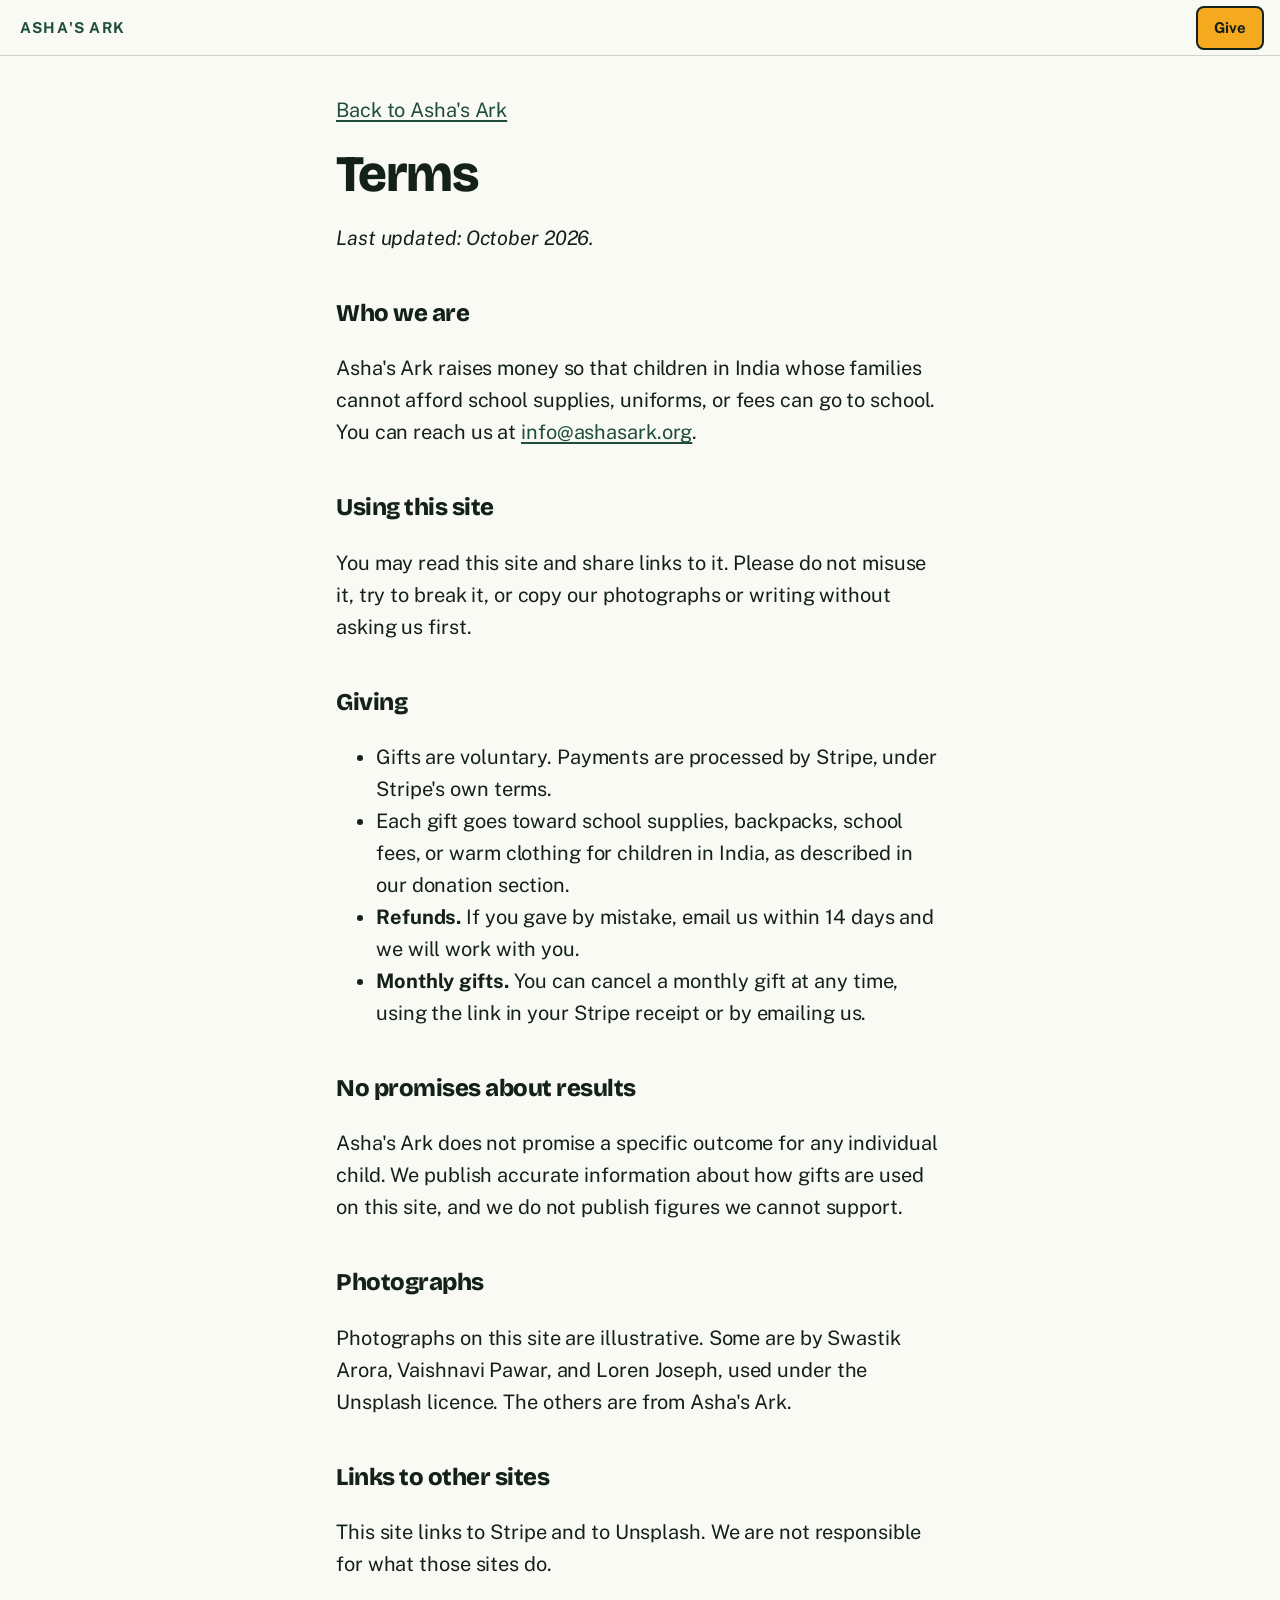
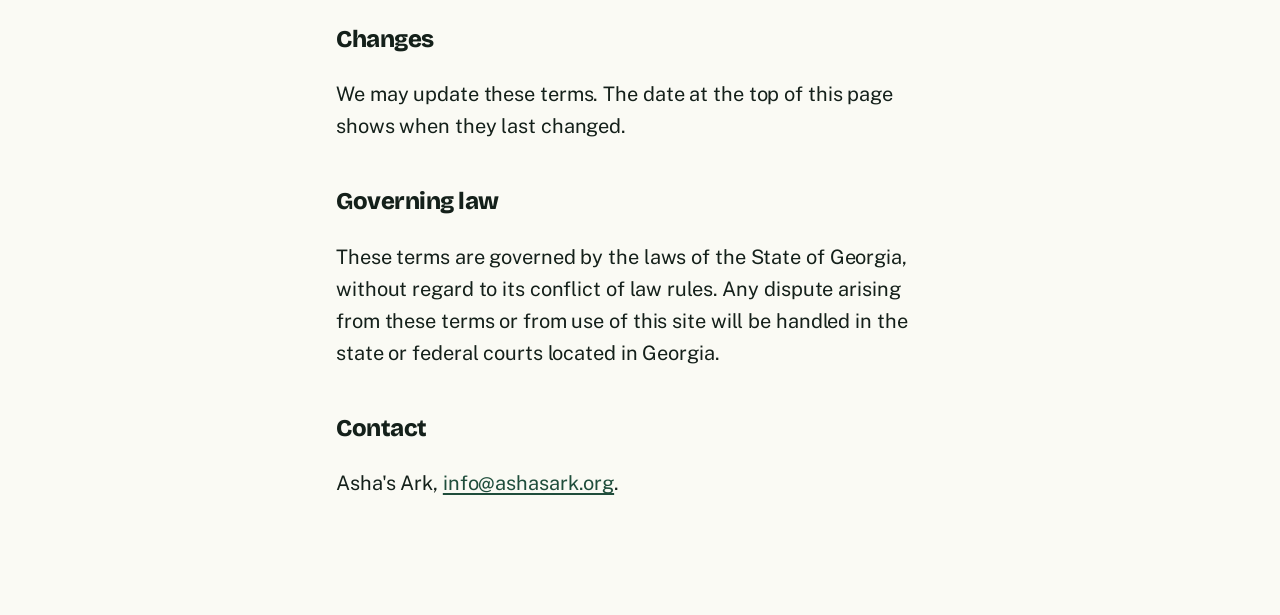
<file: terms.html>
<!doctype html>
<html lang="en">
<head>
<meta charset="utf-8">
<meta name="viewport" content="width=device-width, initial-scale=1, viewport-fit=cover">
<title>Terms | Asha's Ark</title>
<meta name="description" content="The terms for using the Asha's Ark website and giving through it.">
<meta name="robots" content="noindex">
<link rel="icon" href="favicon.svg" type="image/svg+xml">
<link rel="preconnect" href="https://fonts.googleapis.com">
<link rel="preconnect" href="https://fonts.gstatic.com" crossorigin>
<link href="https://fonts.googleapis.com/css2?family=Bricolage+Grotesque:opsz,wght@12..96,800&family=Public+Sans:ital,wght@0,400;0,700;1,400&display=swap" rel="stylesheet">
<link rel="stylesheet" href="scrollcraft.css">
<link rel="stylesheet" href="site.css">
</head>
<body>
<a class="skip" href="#main">Skip to main content</a>
<header class="folio"><p class="folio__chapter">Asha's Ark</p><nav class="folio__nav" aria-label="Quick links"><a class="folio__give" href="index.html#give">Give</a></nav></header>
<main id="main" class="legal ground--paper">
<a class="back" href="index.html">Back to Asha's Ark</a>
<h1>Terms</h1>
<p><em>Last updated: October 2026.</em></p>

<h2>Who we are</h2>
<p>Asha's Ark raises money so that children in India whose families cannot afford school supplies, uniforms, or fees can go to school. You can reach us at <a href="mailto:info@ashasark.org">info@ashasark.org</a>.</p>

<h2>Using this site</h2>
<p>You may read this site and share links to it. Please do not misuse it, try to break it, or copy our photographs or writing without asking us first.</p>

<h2>Giving</h2>
<ul>
<li>Gifts are voluntary. Payments are processed by Stripe, under Stripe's own terms.</li>
<li>Each gift goes toward school supplies, backpacks, school fees, or warm clothing for children in India, as described in our donation section.</li>
<li><strong>Refunds.</strong> If you gave by mistake, email us within 14 days and we will work with you.</li>
<li><strong>Monthly gifts.</strong> You can cancel a monthly gift at any time, using the link in your Stripe receipt or by emailing us.</li>
</ul>

<h2>No promises about results</h2>
<p>Asha's Ark does not promise a specific outcome for any individual child. We publish accurate information about how gifts are used on this site, and we do not publish figures we cannot support.</p>

<h2>Photographs</h2>
<p>Photographs on this site are illustrative. Some are by Swastik Arora, Vaishnavi Pawar, and Loren Joseph, used under the Unsplash licence. The others are from Asha's Ark.</p>

<h2>Links to other sites</h2>
<p>This site links to Stripe and to Unsplash. We are not responsible for what those sites do.</p>

<h2>Changes</h2>
<p>We may update these terms. The date at the top of this page shows when they last changed.</p>

<h2>Governing law</h2>
<p>These terms are governed by the laws of the State of Georgia, without regard to its conflict of law rules. Any dispute arising from these terms or from use of this site will be handled in the state or federal courts located in Georgia.</p>

<h2>Contact</h2>
<p>Asha's Ark, <a href="mailto:info@ashasark.org">info@ashasark.org</a>.</p>
</main>
</body>
</html>
</file>
<file: scrollcraft.css>
/* ============================================================================
   scrollcraft.css: the taste floor
   ----------------------------------------------------------------------------
   Two layers, and the split matters:

     TOKENS   what you override per brand. Colour roles, the type ramp, the
              spacing scale, elevation, motion. A brand is ~12 values.
     DEVICES  what the engine drives. Do not restyle these to taste; they are
              the mechanism. Style your own markup instead.

   Nothing here draws a "component". There are no card, badge, or pill classes,
   because a stylesheet that ships those is how every page built on it ends up
   with the same shapes. You get a floor and a vocabulary; the composition is
   yours.
   ========================================================================== */

/* ---------------------------------------------------------------- tokens -- */
:root {
  /* --- colour roles. Override these six and the page is rebranded. -------- */
  --sc-canvas:      #08090b;   /* the page ground. Drift interpolates this.   */
  --sc-surface:     #101217;   /* anything raised off the ground             */
  --sc-ink:         #f4f2ef;   /* primary text                               */
  --sc-ink-soft:    #9a9ba1;   /* secondary text. Tinted, never flat gray.   */
  --sc-accent:      #d8ff3e;   /* ONE accent. It owns a region, not confetti. */
  --sc-accent-ink:  #08090b;   /* text that sits on the accent               */

  --sc-hairline:    color-mix(in oklab, var(--sc-ink) 12%, transparent);
  --sc-hairline-strong: color-mix(in oklab, var(--sc-ink) 22%, transparent);

  /* --- type. Two families max. Display carries voice, text carries prose. - */
  --sc-font-display: "Instrument Sans", "Geist", system-ui, sans-serif;
  --sc-font-text:    "Geist", system-ui, sans-serif;
  --sc-font-mono:    "Geist Mono", ui-monospace, monospace;

  /* Fluid ramp. Tracking tightens as size grows because a face set at 6rem
     with 0 tracking reads loose; this is optical correction, not decoration. */
  --sc-t-xs:   clamp(0.75rem, 0.72rem + 0.15vw, 0.82rem);
  --sc-t-sm:   clamp(0.875rem, 0.84rem + 0.18vw, 0.95rem);
  --sc-t-base: clamp(1rem, 0.96rem + 0.22vw, 1.125rem);
  --sc-t-lg:   clamp(1.2rem, 1.1rem + 0.5vw, 1.5rem);
  --sc-t-xl:   clamp(1.6rem, 1.35rem + 1.2vw, 2.25rem);
  --sc-t-2xl:  clamp(2.1rem, 1.6rem + 2.4vw, 3.4rem);
  --sc-t-3xl:  clamp(2.8rem, 1.9rem + 4.2vw, 5rem);
  --sc-t-4xl:  clamp(3.4rem, 1.9rem + 6.6vw, 7.5rem);

  --sc-track-tight:  -0.035em;
  --sc-track-snug:   -0.02em;
  --sc-track-normal: -0.005em;
  --sc-track-wide:    0.08em;

  --sc-leading-none: 0.94;
  --sc-leading-tight: 1.06;
  --sc-leading-body: 1.62;

  --sc-measure: 62ch;

  /* --- space. 4px base: the useful middle steps an 8-only scale misses. --- */
  --sc-1: 0.25rem;  --sc-2: 0.5rem;   --sc-3: 0.75rem;  --sc-4: 1rem;
  --sc-5: 1.5rem;   --sc-6: 2rem;     --sc-7: 3rem;     --sc-8: 4rem;
  --sc-9: 6rem;     --sc-10: 8rem;    --sc-11: 12rem;

  /* Section rhythm is fluid so a phone doesn't inherit desktop air. */
  --sc-section: clamp(4.5rem, 9vw, 11rem);
  --sc-gutter:  clamp(1.25rem, 5vw, 5.5rem);
  --sc-maxw:    82rem;

  /* --- radius. Pick one scale for the page and hold it. ------------------- */
  --sc-r-sm: 6px;  --sc-r-md: 12px;  --sc-r-lg: 20px;  --sc-r-pill: 999px;

  /* --- elevation. Every shadow has an offset AND a soft blur, and is tinted
         to the canvas hue. A zero-offset coloured halo is decoration, not
         depth, so there isn't one here. ---------------------------------- */
  --sc-shadow-color: 220 40% 2%;
  --sc-e1: 0 1px 2px hsl(var(--sc-shadow-color) / 0.28),
           0 2px 6px -1px hsl(var(--sc-shadow-color) / 0.20);
  --sc-e2: 0 2px 4px hsl(var(--sc-shadow-color) / 0.24),
           0 8px 18px -4px hsl(var(--sc-shadow-color) / 0.30);
  --sc-e3: 0 4px 8px hsl(var(--sc-shadow-color) / 0.22),
           0 18px 40px -8px hsl(var(--sc-shadow-color) / 0.38),
           0 48px 90px -24px hsl(var(--sc-shadow-color) / 0.30);

  /* Edge light: a 1px top highlight sells a raised surface better than any
     amount of blur, because real raised things catch light on their lip. */
  --sc-edge: inset 0 1px 0 color-mix(in oklab, var(--sc-ink) 10%, transparent);

  /* --- motion. Built-in CSS easings are too weak for UI. ------------------ */
  --sc-ease-out:    cubic-bezier(0.23, 1, 0.32, 1);
  --sc-ease-in-out: cubic-bezier(0.77, 0, 0.175, 1);
  --sc-ease-drawer: cubic-bezier(0.32, 0.72, 0, 1);
  --sc-d-fast: 160ms;  --sc-d-base: 240ms;  --sc-d-slow: 420ms;

  --sc-z-stage: 1; --sc-z-copy: 20; --sc-z-chrome: 60;
}

/* --------------------------------------------------------------- reset -- */
*, *::before, *::after { box-sizing: border-box; }
html { -webkit-text-size-adjust: 100%; scroll-behavior: smooth; }
@media (prefers-reduced-motion: reduce) { html { scroll-behavior: auto; } }

body {
  margin: 0;
  background: var(--sc-canvas);
  color: var(--sc-ink);
  font-family: var(--sc-font-text);
  font-size: var(--sc-t-base);
  line-height: var(--sc-leading-body);
  letter-spacing: var(--sc-track-normal);
  -webkit-font-smoothing: antialiased;
  text-rendering: optimizeLegibility;
  font-synthesis-weight: none;
  overflow-x: clip;
}
img, video, canvas, svg { display: block; max-width: 100%; }
button, input, select, textarea { font: inherit; color: inherit; }

/* ------------------------------------------------- the browser surfaces --
   The parts you did not draw still carry the design. Selection, caret, focus
   ring, scrollbar and tabular numerals all ship with defaults that belong to no
   design system. Theming them is the cheapest signal that a page was built
   rather than assembled, and it is the step that gets skipped most reliably. */
::selection { background: var(--sc-accent); color: var(--sc-accent-ink); }
:root { caret-color: var(--sc-accent); accent-color: var(--sc-accent); }
:focus-visible {
  outline: 2px solid var(--sc-accent);
  outline-offset: 3px;
  border-radius: var(--sc-r-sm);
}
:where(a) { color: inherit; text-decoration-thickness: 1px; text-underline-offset: 0.22em; }
@supports (scrollbar-color: auto) {
  html { scrollbar-color: color-mix(in oklab, var(--sc-ink) 26%, transparent) transparent; scrollbar-width: thin; }
}
:where(table, .sc-nums, [data-sc-count]) { font-variant-numeric: tabular-nums; }

/* ----------------------------------------------------------- typography -- */
.sc-display {
  font-family: var(--sc-font-display);
  font-weight: 500;
  line-height: var(--sc-leading-none);
  letter-spacing: var(--sc-track-tight);
  text-wrap: balance;
  margin: 0;
}
.sc-display--xl { font-size: var(--sc-t-4xl); }
.sc-display--lg { font-size: var(--sc-t-3xl); }
.sc-display--md { font-size: var(--sc-t-2xl); letter-spacing: var(--sc-track-snug); }
.sc-lede {
  font-size: var(--sc-t-lg);
  line-height: 1.44;
  letter-spacing: var(--sc-track-snug);
  color: var(--sc-ink);
  max-width: 46ch;
  text-wrap: pretty;
  margin: 0;
}
.sc-body { max-width: var(--sc-measure); color: var(--sc-ink-soft); text-wrap: pretty; margin: 0; }
.sc-label {
  font-family: var(--sc-font-mono);
  font-size: var(--sc-t-xs);
  letter-spacing: var(--sc-track-wide);
  text-transform: uppercase;
  color: var(--sc-ink-soft);
}

/* ---------------------------------------------------------------- layout -- */
.sc-wrap { width: 100%; max-width: var(--sc-maxw); margin-inline: auto; padding-inline: var(--sc-gutter); }
.sc-section { padding-block: var(--sc-section); }
/* More space above a heading than below it: the gap belongs to the boundary,
   not to the pair. */
.sc-stack > * + * { margin-top: var(--sc-4); }
.sc-stack > :is(h1,h2,h3) { margin-top: var(--sc-7); }
.sc-stack > :is(h1,h2,h3):first-child { margin-top: 0; }
.sc-rule { height: 1px; border: 0; background: var(--sc-hairline); margin: 0; }

/* =============================================================== DEVICES ==
   Driven by the engine. Restyle your own markup, not these.                */

.sc-act--pinned { position: relative; }
.sc-stage {
  position: sticky; top: 0;
  height: 100vh; height: 100svh;
  overflow: clip;
  z-index: var(--sc-z-stage);
}

/* scrub / sequence media */
.sc-stage :is(video[data-sc-scrub], canvas[data-sc-sequence], .sc-stage__poster) {
  position: absolute; inset: 0;
  width: 100%; height: 100%;
  object-fit: cover;
}
video[data-sc-scrub] { opacity: 0; transition: opacity 380ms var(--sc-ease-out); }
.sc-has-clip video[data-sc-scrub] { opacity: 1; }
/* The poster is a live frame-holder, not a placeholder: it stays up until a
   real video frame has painted, which is what stops the blank-stage flash. */
.sc-stage__poster { z-index: 0; transition: opacity 380ms var(--sc-ease-out); }
.sc-has-clip .sc-stage__poster { opacity: 0; }

/* A scrim only where text sits. A full-frame darkening layer flattens the
   image everywhere to fix contrast in one corner. */
.sc-scrim {
  position: absolute; inset: 0; pointer-events: none; z-index: 1;
  background: linear-gradient(
    var(--sc-scrim-angle, 180deg),
    color-mix(in oklab, var(--sc-canvas) var(--sc-scrim-a, 78%), transparent) 0%,
    color-mix(in oklab, var(--sc-canvas) 30%, transparent) 42%,
    transparent 68%);
}
/* Point the scrim at the copy. A scrim gradient that darkens the top while the
   copy sits at the bottom fixes contrast nowhere and flattens the image
   everywhere, which is the most common way text-over-video goes wrong. */
.sc-scrim--bottom { --sc-scrim-angle: 0deg; }
.sc-scrim--left   { --sc-scrim-angle: 90deg; }
.sc-scrim--right  { --sc-scrim-angle: 270deg; }

/* Corner scrims, for copy anchored to a corner. An edge gradient has to darken
   a whole band across the frame to cover one corner; a corner gradient puts the
   density where the text is and leaves the rest of the image alone. Pair with
   .sc-copy--lead / .sc-copy--trail. */
.sc-scrim--lead {
  background: linear-gradient(to top right,
    color-mix(in oklab, var(--sc-canvas) 94%, transparent) 0%,
    color-mix(in oklab, var(--sc-canvas) 72%, transparent) 30%,
    color-mix(in oklab, var(--sc-canvas) 30%, transparent) 52%,
    transparent 72%);
}
.sc-scrim--trail {
  background: linear-gradient(to top left,
    color-mix(in oklab, var(--sc-canvas) 94%, transparent) 0%,
    color-mix(in oklab, var(--sc-canvas) 72%, transparent) 30%,
    color-mix(in oklab, var(--sc-canvas) 30%, transparent) 52%,
    transparent 72%);
}
/* A band across the bottom, for copy that spans the full width of the frame.
   That is what both corner anchors become below 860px, and it is also the right
   shape whenever the copy block is wider than a corner. */
.sc-scrim--band {
  background: linear-gradient(to top,
    color-mix(in oklab, var(--sc-canvas) 94%, transparent) 0%,
    color-mix(in oklab, var(--sc-canvas) 74%, transparent) 22%,
    color-mix(in oklab, var(--sc-canvas) 30%, transparent) 42%,
    transparent 58%);
}
.sc-scrim--vignette {
  background: radial-gradient(120% 90% at 50% 45%, transparent 40%,
              color-mix(in oklab, var(--sc-canvas) 70%, transparent) 100%);
}

/* copy over a stage.
   max-width is in rem, never ch. A `ch` on this container resolves against the
   CONTAINER's font-size (body size), not the display size of the heading inside
   it, so `max-width: 20ch` here silently produces a ~180px column and wraps a
   hero headline to six lines. Set a ch measure on the text element itself. */
.sc-copy {
  position: absolute; z-index: var(--sc-z-copy);
  inset-inline: var(--sc-gutter);
  max-width: min(46rem, 76vw);
  will-change: opacity, transform;
}
.sc-copy--lead   { left: var(--sc-gutter); bottom: clamp(3rem, 12vh, 9rem); }
/* inset-inline FIRST. It is the shorthand for left+right, so declaring it after
   `left: 50%` resets left to auto and the block drifts off the left edge. */
.sc-copy--center { inset-inline: auto; left: 50%; top: 50%; translate: -50% -50%; text-align: center; }
.sc-copy--trail  { inset-inline: auto; right: var(--sc-gutter); bottom: clamp(3rem, 12vh, 9rem); text-align: right; }

/* cue defaults: the engine writes opacity/transform inline, these are the
   pre-paint state so nothing flashes before the first read() */
[data-sc-cue] { opacity: 0; will-change: opacity, transform; }
.sc-ready [data-sc-cue] { transition: none; }

/* kinetic split */
.sc-split { display: inline-block; overflow: hidden; vertical-align: top; }
/* Descenders live below the baseline; a line mask clipped to the line box eats
   the tails off g, y, p, j. The padding buys them room back. */
.sc-split--line { display: block; padding-bottom: 0.14em; margin-bottom: -0.14em; }
.sc-split__i { display: inline-block; will-change: transform, opacity; }
.sc-is-split { opacity: 1 !important; }

/* horizontal rail */
[data-sc-pan] { display: flex; will-change: transform; }

/* reveal + parallax */
[data-sc-reveal] { will-change: clip-path; }
[data-sc-parallax] { will-change: transform; }

/* flow reveal (fires once) */
[data-sc-in], [data-sc-stagger] > * {
  opacity: 0;
  transform: translate3d(0, 14px, 0);
  transition: opacity 620ms var(--sc-ease-out), transform 620ms var(--sc-ease-out);
}
[data-sc-in].sc-in, [data-sc-stagger] > .sc-in { opacity: 1; transform: none; }

/* pointer devices */
[data-sc-tilt] { transform-style: preserve-3d; will-change: transform; }
[data-sc-magnet] { will-change: transform; }
/* isolation always; position only if nothing more specific already set it.
   Written with :where() (zero specificity) on purpose: a plain `position:
   relative` here has the same weight as `.sc-stage` and, being later in the
   file, silently wins. A stage carrying both attributes then stops being
   sticky and the whole act scrolls away instead of pinning. */
[data-sc-spotlight] { isolation: isolate; }
:where([data-sc-spotlight]) { position: relative; }
[data-sc-spotlight]::after {
  content: ""; position: absolute; inset: 0; pointer-events: none; z-index: 2;
  background: radial-gradient(
    28rem 28rem at calc(var(--sc-mx, 0.5) * 100%) calc(var(--sc-my, 0.5) * 100%),
    color-mix(in oklab, var(--sc-accent) 16%, transparent), transparent 70%);
  opacity: 0; transition: opacity var(--sc-d-slow) var(--sc-ease-out);
}
[data-sc-spotlight]:hover::after { opacity: 1; }

/* =========================================================== WORLDFLIGHT ==
   One fixed stage for the whole page. The only thing in document flow is the
   spacer, and it is empty. If you find yourself adding a section here, you want
   act mode instead: the moment a real block scrolls past the fixed stage, the
   page has a seam again and the whole point is gone.                        */

[data-sc-mode="worldflight"] { position: relative; }

.sc-world {
  position: fixed; inset: 0;
  overflow: clip;
  z-index: var(--sc-z-stage);
  background: var(--sc-canvas);
}

/* Every leg is mounted for the life of the page and stacked in the same box.
   The engine owns opacity, visibility and z-index here; do not set them. */
.sc-world__seg {
  position: absolute; inset: 0;
  opacity: 0;
  will-change: opacity;
}
.sc-world__seg > :is(video, img, canvas) {
  position: absolute; inset: 0;
  width: 100%; height: 100%;
  object-fit: cover;
}
/* The poster is the frame-holder AND the first camera move: the engine pushes
   it in slowly until a real decoded frame is available to replace it. */
.sc-world__poster {
  z-index: 0;
  transform-origin: 50% 50%;
  transition: opacity 420ms var(--sc-ease-out);
}
.sc-world__seg > video { z-index: 1; }
.sc-world__seg.sc-has-clip .sc-world__poster { opacity: 0; }
/* The act stylesheet lights a clip through its ancestor act. A worldflight leg
   has no act, so match the class the engine also writes on the clip itself. */
video[data-sc-scrub].sc-has-clip { opacity: 1; }

/* The copy layer is fixed too, and inert by default: the engine hands
   pointer-events back to a block only while it is actually legible. */
.sc-world__copy {
  position: fixed; inset: 0;
  z-index: var(--sc-z-copy);
  pointer-events: none;
}
.sc-world__scrim { position: absolute; inset: 0; pointer-events: none; z-index: 0; }
[data-sc-copy] {
  opacity: 0;
  pointer-events: none;
  will-change: opacity, transform;
}
.sc-ready [data-sc-copy] { transition: none; }

/* The track. Empty on purpose. */
.sc-world__spacer { pointer-events: none; }

/* scroll progress */
[data-sc-progress] {
  position: fixed; inset: 0 0 auto 0; height: 2px; z-index: var(--sc-z-chrome);
  background: var(--sc-accent); transform-origin: 0 50%; transform: scaleX(0);
  will-change: transform;
}

/* ----------------------------------------------------------- atmosphere --
   Depth is not only shadow. Grain keeps a flat dark ground from banding, and
   it is the difference between "a dark page" and "a lit room". */
.sc-grain { position: fixed; inset: 0; pointer-events: none; z-index: 3; opacity: 0.045; }
.sc-grain::before {
  content: ""; position: absolute; inset: -50%;
  background-image: url("data:image/svg+xml;utf8,<svg xmlns='http://www.w3.org/2000/svg' width='140' height='140'><filter id='n'><feTurbulence type='fractalNoise' baseFrequency='0.85' numOctaves='3'/></filter><rect width='140' height='140' filter='url(%23n)'/></svg>");
}

/* -------------------------------------------------------- reduced motion -- */
@media (prefers-reduced-motion: reduce) {
  /* Fewer and gentler, not zero. Opacity still carries the reveal so the page
     is comprehensible; every position change is dropped. */
  [data-sc-in], [data-sc-stagger] > * { transform: none; transition-duration: 220ms; }
  [data-sc-parallax], [data-sc-pan], .sc-split__i { transform: none !important; }
  /* A wipe is a position change too. Show reveal content settled. */
  [data-sc-reveal] { clip-path: none !important; }
  /* A rail's transform IS its navigation, not decoration. Zeroing it the way
     parallax and kinetic type are zeroed parks the act on its first screenful
     and makes everything past the fold unreachable: a device degrading into
     missing content. Hand the travel back to the reader as an ordinary scroll
     region instead, so the same items are all still gettable without motion.
     A build that would rather re-lay the rail out as a grid can still do that;
     this is the floor, not the ceiling. */
  [data-sc-act="pan"] .sc-stage,
  [data-sc-act="pan"] [data-sc-stage] {
    overflow-x: auto; overflow-y: hidden;
    overscroll-behavior-x: contain;
    scroll-snap-type: x proximity;
  }
  [data-sc-pan] > * { scroll-snap-align: center; }
  [data-sc-spotlight]::after { display: none; }
  /* A worldflight keeps its whole story here. No clip is ever fetched, so the
     posters are the film, and they cross-dissolve through exactly the same
     seams at exactly the same scroll positions. The push-in and the copy drift
     are the only things that go. */
  .sc-world__poster, [data-sc-copy] { transform: none !important; }
}

/* --------------------------------------------------------------- mobile -- */
@media (max-width: 860px) {
  .sc-copy { inset-inline: var(--sc-gutter); max-width: none; }
  .sc-copy--trail { text-align: left; }
  .sc-stage { height: 100svh; }
  /* .sc-copy--trail re-anchors to the left and spans the full width here, so a
     bottom-RIGHT corner gradient darkens the one corner the copy just left and
     guarantees a contrast failure over any bright clip. Point the density at
     the copy: the same band .sc-scrim--band paints. */
  .sc-scrim--trail {
    background: linear-gradient(to top,
      color-mix(in oklab, var(--sc-canvas) 94%, transparent) 0%,
      color-mix(in oklab, var(--sc-canvas) 74%, transparent) 22%,
      color-mix(in oklab, var(--sc-canvas) 30%, transparent) 42%,
      transparent 58%);
  }
}
</file>
<file: site.css>
/* Asha's Ark. Chaptered editorial, Marigold & Sal.
   Contrast for every pair here is proven in tools/contrast.mjs (run it after any
   color change). Marigold, Saffron and Leaf are fills and decoration only. */

:root {
  --sc-canvas: #FAFAF4;      /* Paper */
  --sc-surface: #F0EEE3;     /* Linen */
  --mist: #D6E4DB;
  --sc-ink: #14201A;         /* Ink */
  --sc-ink-soft: #3B4A42;    /* Ink soft */
  --sal: #1F4D3B;
  --sal-deep: #163A2C;
  --sc-accent: #F4A91F;      /* Marigold: fill only */
  --sc-accent-ink: #14201A;
  --saffron: #E27B26;        /* decoration only */
  --leaf: #5FA37F;           /* decoration only */
  --err: #7A1710;
  --hair: color-mix(in oklab, var(--sc-ink) 18%, transparent);
  --ink-on-sal: #FAFAF4;
  --ink-soft-on-sal: #D9E9DE;

  --sc-font-display: "Bricolage Grotesque", "Arial Black", system-ui, sans-serif;
  --sc-font-text: "Public Sans", system-ui, -apple-system, "Segoe UI", sans-serif;

  --rail: 120px;             /* left margin that holds the ark on wide screens */
  --bar: 56px;               /* running head height */
  --r: 8px;
  --measure: 62ch;
}

html { scroll-padding-top: calc(var(--bar) + 16px); scroll-padding-bottom: 140px; }
html[data-motion="reduce"] { scroll-behavior: auto; }
body {
  font-family: var(--sc-font-text);
  font-size: clamp(1.125rem, 1.07rem + 0.25vw, 1.25rem);
  line-height: 1.6;
  background: var(--sc-canvas);
  color: var(--sc-ink);
}
::selection { background: var(--sc-accent); color: var(--sc-accent-ink); }
:root { caret-color: var(--sal); accent-color: var(--sal); }

/* Links: Sal, underlined, never color alone */
a { color: var(--sal); text-decoration: underline; text-decoration-thickness: 2px; text-underline-offset: 0.15em; }
a:hover { text-decoration-thickness: 3px; }
:focus-visible { outline: 3px solid var(--sal); outline-offset: 3px; border-radius: 4px; }
.ground--peak :focus-visible { outline-color: var(--ink-on-sal); }

.sr-only { position: absolute !important; width: 1px; height: 1px; margin: -1px; padding: 0; overflow: hidden; clip: rect(0 0 0 0); white-space: nowrap; border: 0; }
.hp { position: absolute; left: -9999px; width: 1px; height: 1px; opacity: 0; }
.skip { position: fixed; left: 12px; top: -80px; z-index: 100; background: var(--sal); color: var(--ink-on-sal); padding: 0.8rem 1.2rem; border-radius: var(--r); font-weight: 700; }
.skip:focus { top: 12px; }

/* ---------- type ---------- */
.h-xl, .h-lg, .plate__title, .plate__num {
  font-family: var(--sc-font-display); font-weight: 800; margin: 0;
  letter-spacing: -0.03em; text-wrap: balance; color: var(--sc-ink);
}
.h-xl { font-size: clamp(2.4rem, 4.4vw, 4rem); line-height: 1.02; }
.h-lg { font-size: clamp(1.9rem, 3.3vw, 2.9rem); line-height: 1.06; }
.lede { font-size: clamp(1.2rem, 1.1rem + 0.5vw, 1.45rem); line-height: 1.45; max-width: 46ch; color: var(--sc-ink); margin: 0; text-wrap: pretty; }
p { text-wrap: pretty; }
.sub { font-family: var(--sc-font-display); font-weight: 800; font-size: clamp(1.4rem, 2vw, 1.8rem); letter-spacing: -0.02em; margin: clamp(3rem, 7vw, 5rem) 0 1.25rem; line-height: 1.1; }

/* ---------- running head (folio) ---------- */
.folio {
  position: fixed; inset: 0 0 auto 0; z-index: 60; height: var(--bar);
  display: flex; align-items: center; justify-content: space-between; gap: 1rem;
  padding: env(safe-area-inset-top, 0px) max(16px, env(safe-area-inset-right, 0px)) 0 max(20px, env(safe-area-inset-left, 0px));
  background: var(--sc-canvas); border-bottom: 1px solid var(--hair);
}
/* 44px tap target (AAA target size) around a smaller visible mark. */
.folio__lead { display: flex; align-items: center; gap: 0.1rem; min-width: 0; margin-left: -10px; }
.folio__brand { display: inline-flex; align-items: center; justify-content: center; flex: none; width: 44px; height: 44px; border-radius: 50%; }
.folio__brand:focus-visible { outline-offset: -3px; border-radius: 50%; }
.folio__logo { display: block; width: 30px; height: 30px; }
.folio__chapter { margin: 0; font-size: 0.9375rem; font-weight: 700; letter-spacing: 0.08em; text-transform: uppercase; color: var(--sal); min-width: 0; overflow: hidden; text-overflow: ellipsis; white-space: nowrap; }
.folio__nav { display: flex; align-items: center; gap: 0.5rem; flex: none; }
.folio__give, .folio__motion { white-space: nowrap; }
@media (max-width: 520px) {
  .folio__give, .folio__motion { padding: 0 0.7rem; font-size: 0.8125rem; }
  .folio__nav { gap: 0.35rem; }
  .folio__chapter { font-size: 0.8125rem; letter-spacing: 0.05em; }
  .folio__logo { width: 26px; height: 26px; }
}
.folio__give, .folio__motion {
  display: inline-flex; align-items: center; justify-content: center; min-height: 44px; min-width: 44px; padding: 0 1rem;
  font: 700 0.9375rem var(--sc-font-text); border-radius: var(--r); cursor: pointer;
}
.folio__give { background: var(--sc-accent); color: var(--sc-accent-ink); text-decoration: none; border: 2px solid var(--sc-ink); }
.folio__motion { background: transparent; color: var(--sc-ink); border: 2px solid var(--hair); }
.folio__motion[aria-pressed="true"] { background: var(--sal); color: var(--ink-on-sal); border-color: var(--sal); }

/* ---------- buttons ---------- */
.btn {
  display: inline-flex; align-items: center; justify-content: center; text-align: center;
  min-height: 48px; padding: 0.7rem 1.5rem; font: 700 1rem/1.2 var(--sc-font-text);
  border-radius: var(--r); border: 2px solid var(--sc-ink); background: transparent; color: var(--sc-ink);
  text-decoration: none; cursor: pointer;
  transition: transform 120ms var(--sc-ease-out), background-color 120ms var(--sc-ease-out);
}
.btn:active { transform: scale(0.97); }
.btn--primary { background: var(--sc-accent); color: var(--sc-accent-ink); }
.btn--primary:hover { background: #F8BC4A; }
.btn--small { min-height: 44px; padding: 0.4rem 1rem; font-size: 0.9375rem; }
.btn[aria-disabled="true"] { background: var(--mist); color: var(--sc-ink); border-style: dashed; cursor: not-allowed; }
.btn[aria-disabled="true"]:active { transform: none; }
.linklike { background: none; border: 0; padding: 0; min-height: 44px; font: inherit; color: var(--sal); text-decoration: underline; text-decoration-thickness: 2px; text-underline-offset: 0.15em; cursor: pointer; }

/* ---------- grounds (hard cuts, painted per section) ---------- */
.act { position: relative; }
.ground--paper { background: var(--sc-canvas); --sc-ink: #14201A; --sc-ink-soft: #3B4A42; color: var(--sc-ink); }
.ground--linen { background: var(--sc-surface); --sc-ink: #14201A; --sc-ink-soft: #3B4A42; color: var(--sc-ink); }
.ground--peak {
  background: linear-gradient(180deg, var(--sal) 0%, var(--sal-deep) 100%);
  --sc-ink: var(--ink-on-sal); --sc-ink-soft: var(--ink-soft-on-sal); color: var(--sc-ink);
}
/* :not(.btn) matters: without it, this (0,1,1) selector outranks .btn--primary's
   (0,1,0) color rule and repaints button text the ground's plain-link color
   instead of --sc-accent-ink. Invisible while buttons were aria-disabled (that
   state uses a higher-specificity attribute selector), but a real failure
   (1.9:1, Paper-on-Marigold) the moment a tier button becomes a live link. */
.ground--peak a:not(.btn) { color: var(--ink-on-sal); }
.ground--peak .h-lg, .ground--peak .lede { color: var(--ink-on-sal); }

/* Wide screens reserve a left margin for the ark; narrower ones put it in the head. */
.wrap { width: 100%; max-width: 82rem; margin-inline: auto; padding-inline: var(--sc-gutter); }
@media (min-width: 1100px) { .wrap { padding-inline-start: max(var(--sc-gutter), var(--rail)); } }

/* ---------- the ark (fixed mark and static copies) ---------- */
.mark, .mark-base { position: fixed; left: 20px; bottom: 28px; width: 72px; height: 72px; z-index: 55; pointer-events: none; }
.mark-base { visibility: hidden; }
.mark { transform-origin: 0 0; }
.ark { display: block; width: 100%; height: auto; aspect-ratio: 1; }
@media (max-width: 1099px) {
  /* The folio now carries its own static brand mark (see .folio__brand below), so the
     floating scroll-driven mark would just duplicate it here. Keep .mark-base
     positioned (so its rect stays sane for the frame() math in site.js) but hide the
     visible .mark; the margin-assembly device is a wide-desktop-only device. */
  .mark-base { left: 12px; top: calc(10px + env(safe-area-inset-top, 0px)); bottom: auto; width: 36px; height: 36px; }
  .mark { display: none; }
}
/* While the page is being scrolled, the mark starts as an empty keel. */
html:not(.is-static) .mark { --draw: 0; --fill: 0; --cabin: 0; --sun: 0; --rays: 0; --hands: 0; --b1: 0; --b2: 0; --b3: 0; }
/* Motion mode: the fixed mark travels, so the in-page copies stay out of the way. */
html:not(.is-static) .ark--static { visibility: hidden; }
html.is-static .mark { transform: none !important; }

/* ---------- 1. hero: the chalkboard ---------- */
.hb { padding-top: var(--bar); background: var(--sal); --sc-ink: var(--ink-on-sal); --sc-ink-soft: var(--ink-soft-on-sal); color: var(--sc-ink); }
.hb .h-xl, .hb .lede { color: var(--ink-on-sal); }
.hb :focus-visible { outline-color: var(--ink-on-sal); }
.hb__grid { display: grid; grid-template-columns: minmax(0, 0.95fr) minmax(0, 1.05fr); min-height: calc(100svh - var(--bar)); }
.hb__text { display: flex; flex-direction: column; justify-content: center; gap: 1.5rem; align-items: flex-start; padding: clamp(2.5rem, 6vw, 5rem) clamp(1.5rem, 4vw, 4rem) clamp(2.5rem, 6vw, 5rem) max(var(--sc-gutter), var(--rail)); position: relative; z-index: 2; }
.hb .h-xl { font-size: clamp(2.4rem, 5vw, 4.6rem); }
.hb__board { position: relative; overflow: hidden; background: #1E3B2E; border-left: 14px solid #8B6A43; min-height: 420px; }
.hb__board::after { content: ""; position: absolute; inset: 0; box-shadow: inset 0 0 120px rgba(0, 0, 0, 0.45); pointer-events: none; }
.hb__vid, .hb__still { position: absolute; inset: 0; width: 100%; height: 100%; max-width: none; object-fit: cover; display: block; }
.hb__still { display: none; }
html.is-reduce .hb__vid, html.no-video .hb__vid { display: none; }
html.is-reduce .hb__still, html.no-video .hb__still, html:not(.js) .hb__still { display: block; }
.hb__badge { position: absolute; z-index: 3; left: 16px; bottom: 16px; font-size: 0.8125rem; font-weight: 600; letter-spacing: 0.06em; text-transform: uppercase; background: var(--sc-canvas); color: var(--ink2, #3B4A42); padding: 6px 10px; border-radius: 6px; }
.hb__badge { --ink2: #3B4A42; }
.hb__pause { position: absolute; z-index: 3; right: 16px; bottom: 16px; min-width: 44px; min-height: 44px; padding: 0 14px; border-radius: 999px; border: 2px solid var(--sc-canvas); background: var(--sc-canvas); color: #14201A; font: 700 0.9375rem var(--sc-font-text); cursor: pointer; display: inline-flex; align-items: center; gap: 8px; }
.hb__pause svg { width: 14px; height: 14px; }
.hb__pause:focus-visible { outline-color: var(--sc-canvas); }
@media (max-width: 860px) {
  .hb__grid { grid-template-columns: minmax(0, 1fr); min-height: 0; }
  .hb__board { order: -1; min-height: 0; aspect-ratio: 4 / 3; border-left: 0; border-top: 14px solid #8B6A43; }
  .hb__badge { font-size: 0.75rem; }
  .hb__text { padding: 2rem var(--sc-gutter) 3rem; }
  .hb .h-xl { font-size: clamp(2.1rem, 9vw, 2.8rem); }
}

/* ---------- chapter plates ---------- */
.plate { background: var(--sc-surface); padding-top: clamp(4rem, 9vw, 7rem); }
.plate--paper { background: var(--sc-canvas); }
.plate .wrap > *, .plate .wrap { color: var(--sc-ink); }
.plate__num { font-size: clamp(2.2rem, 6vw, 4.5rem); color: var(--sal); line-height: 1; }
.plate__num--small { font-size: 1.25rem; letter-spacing: 0; margin-bottom: 0.25rem; }
.plate__title { font-size: clamp(2rem, 6vw, 4.5rem); line-height: 1; margin-top: 0.25rem; }
.plate [data-sc-reveal] { border-bottom: 2px solid var(--sal); padding-bottom: 1.25rem; }

/* ---------- spreads ---------- */
.spread { display: grid; grid-template-columns: minmax(0, 1.1fr) minmax(0, 0.9fr); gap: clamp(2rem, 5vw, 5rem); align-items: start; padding-block: clamp(2.5rem, 6vw, 5rem) clamp(4rem, 9vw, 8rem); }
.spread--flip { grid-template-columns: minmax(0, 0.9fr) minmax(0, 1.1fr); }
.spread--flip .fig { order: -1; }
.prose p { max-width: var(--measure); margin: 0; }
.prose p + p { margin-top: 1.25em; }
.pull { font-family: var(--sc-font-display); font-weight: 700; font-size: clamp(1.5rem, 2.6vw, 2.1rem) !important; line-height: 1.15; letter-spacing: -0.02em; color: var(--sal); max-width: 26ch !important; margin-block: 1.6em !important; text-wrap: balance; }
.fig { margin: 0; min-width: 0; }
.fig figcaption { font-size: 0.9375rem; color: var(--sc-ink-soft); margin-top: 0.75rem; max-width: 52ch; }
.fig__frame { position: relative; overflow: hidden; border-radius: 4px; background: var(--mist); }
.fig__frame img { position: absolute; left: 0; top: -40px; width: 100%; height: calc(100% + 80px); max-width: none; object-fit: cover; }
.fig__frame--tall { aspect-ratio: 4 / 5; }
.fig__frame--wide { aspect-ratio: 3 / 2; }
.fig__frame--four3 { aspect-ratio: 4 / 3; }
.fig__frame--three2 { aspect-ratio: 3 / 2; }
.fig__frame--two1 { aspect-ratio: 2 / 1; }
.fig__frame--square { aspect-ratio: 1; }
.fig__frame:not([data-sc-parallax]) img[data-sc-parallax] { }
.gift .fig__frame img, .close__fig .fig__frame img { top: 0; height: 100%; }

/* chapter III */
.gifts__intro { margin-top: clamp(2rem, 5vw, 3.5rem); }
.gift { display: grid; grid-template-columns: minmax(0, 7fr) minmax(0, 5fr); gap: clamp(1.5rem, 5vw, 4rem); align-items: center; padding-block: clamp(2.25rem, 5vw, 4rem); border-top: 1px solid var(--hair); margin-top: clamp(2rem, 4vw, 3rem); }
.gift--flip { grid-template-columns: minmax(0, 5fr) minmax(0, 7fr); }
.gift--flip .gift__fig { order: 2; }
.gift__text h3 { font-family: var(--sc-font-display); font-weight: 800; font-size: clamp(1.5rem, 2.4vw, 2.1rem); letter-spacing: -0.02em; line-height: 1.1; margin: 0 0 0.6rem; }
.gift__text p { margin: 0; max-width: 34ch; }
.gifts { padding-bottom: clamp(3rem, 7vw, 6rem); }
.fig.is-missing { display: none; }
.gift:has(.fig.is-missing) { grid-template-columns: minmax(0, 1fr); }

/* ---------- 5. the peak ---------- */
.peak { display: grid; grid-template-columns: minmax(0, 1.08fr) minmax(0, 0.92fr); gap: clamp(1.5rem, 4vw, 4rem); align-items: center; height: 100svh; padding: calc(var(--bar) + 1rem) var(--sc-gutter) 1.25rem max(var(--sc-gutter), var(--rail)); }
.peak__copy { display: flex; flex-direction: column; gap: 0.9rem; min-width: 0; }
.peak__ark { position: relative; display: grid; place-items: center; min-width: 0; }
.peak__anchor { width: min(40vmin, 100%); aspect-ratio: 1; }
.peak__ark .ark--static { position: absolute; inset: 0; margin: auto; width: min(40vmin, 100%); }
.freq { border: 0; margin: 0; padding: 0; min-width: 0; }
.freq legend { padding: 0; font-weight: 700; font-size: 0.9375rem; letter-spacing: 0.08em; text-transform: uppercase; margin-bottom: 0.4rem; }
.freq__opts { display: inline-flex; border: 2px solid var(--ink-on-sal); border-radius: var(--r); overflow: hidden; }
.freq input { position: absolute; opacity: 0; width: 1px; height: 1px; }
.freq label { display: inline-flex; align-items: center; gap: 0.5rem; min-height: 44px; padding: 0 1.25rem; font-weight: 700; cursor: pointer; color: var(--ink-on-sal); }
.freq input:checked + label { background: var(--ink-on-sal); color: var(--sal); }
.freq input:checked + label::before { content: "\2713" / ""; font-weight: 800; }
.freq input:focus-visible + label { outline: 3px solid var(--ink-on-sal); outline-offset: -6px; }
.freq input:checked:focus-visible + label { outline-color: var(--sal); }
.tiers { display: grid; grid-template-columns: repeat(2, minmax(0, 1fr)); gap: 0.75rem; }
.tier { border: 1px solid rgba(250, 250, 244, 0.45); border-radius: var(--r); padding: 0.85rem 1rem 1rem; display: flex; flex-direction: column; gap: 0.2rem; min-width: 0; }
.tier__amt { margin: 0; font-family: var(--sc-font-display); font-weight: 800; font-size: 2rem; line-height: 1; color: var(--sc-accent); letter-spacing: -0.02em; }
.tier__amt--any { font-size: 1.6rem; padding-block: 0.2rem; }
.tier__name { margin: 0; font-size: 1.05rem; font-weight: 700; color: var(--ink-on-sal); }
.tier__desc { margin: 0 0 0.5rem; font-size: 0.9375rem; line-height: 1.4; color: var(--ink-soft-on-sal); flex: 1; }
.tier .btn { width: 100%; min-height: 44px; border-color: var(--sc-accent); font-size: 0.9375rem; padding: 0.5rem 0.6rem; }
.note { margin: 0; padding: 0.75rem 1rem; border: 2px dashed var(--ink-on-sal); border-radius: var(--r); font-size: 1rem; }
.fineprint { margin: 0; font-size: 0.9375rem; color: var(--ink-soft-on-sal); max-width: 60ch; }
html.js:not(.is-static) [data-arrive] { opacity: 0; }

/* ---------- 6. where we are ---------- */
.today .wrap > .fig.band { margin-top: clamp(2rem, 5vw, 3.5rem); }
.band img { width: 100%; height: auto; aspect-ratio: 21 / 9; object-fit: cover; border-radius: 4px; }
.notice { margin-top: clamp(2rem, 5vw, 3.5rem); padding: clamp(1.25rem, 3vw, 2rem); border: 2px solid var(--sal); border-radius: var(--r); max-width: 70ch; }
.notice p { margin: 0; }
.team { list-style: none; margin: 0; padding: 0; display: grid; grid-template-columns: repeat(3, minmax(0, 1fr)); gap: clamp(1.25rem, 3vw, 2.5rem); }
.person img { width: 100%; max-width: 240px; height: auto; aspect-ratio: 1; object-fit: cover; border-radius: var(--r); background: var(--sc-surface); border: 1px solid var(--hair); }
.person h4 { font-family: var(--sc-font-display); font-weight: 800; font-size: 1.35rem; margin: 1rem 0 0.15rem; letter-spacing: -0.01em; }
.person__role { margin: 0 0 0.5rem; font-size: 0.9375rem; font-weight: 700; color: var(--sal); }
.person p:last-child { margin: 0; max-width: 34ch; }
.ways { margin: 0; display: grid; grid-template-columns: repeat(3, minmax(0, 1fr)); gap: clamp(1.25rem, 3vw, 2.5rem); }
.ways dt { font-weight: 700; color: var(--sal); margin-bottom: 0.25rem; }
.ways dd { margin: 0; max-width: 34ch; }
.faq { max-width: 70ch; padding-bottom: clamp(4rem, 8vw, 7rem); }
.faq details { border-top: 1px solid var(--hair); }
.faq details:last-child { border-bottom: 1px solid var(--hair); }
.faq summary { min-height: 56px; display: flex; align-items: center; justify-content: space-between; gap: 1rem; padding-block: 0.5rem; font-weight: 700; cursor: pointer; list-style: none; }
.faq summary::-webkit-details-marker { display: none; }
.faq summary::after { content: ""; flex: none; width: 11px; height: 11px; border-right: 3px solid var(--sal); border-bottom: 3px solid var(--sal); transform: rotate(45deg); transition: transform 160ms var(--sc-ease-out); }
.faq details[open] summary::after { transform: rotate(-135deg); }
.faq details p { margin: 0 0 1.25rem; max-width: 60ch; }

/* ---------- 7. close ---------- */
.close { padding-top: clamp(4rem, 9vw, 7rem); }
.close__grid { display: grid; grid-template-columns: minmax(0, 1.15fr) minmax(0, 0.85fr); gap: clamp(2rem, 5vw, 5rem); align-items: start; }
.close__main { max-width: 40rem; min-width: 0; }
.logo-anchor { width: clamp(120px, 14vw, 160px); aspect-ratio: 1; margin-bottom: 1rem; position: relative; }
.logo-anchor .ark--static { position: absolute; inset: 0; }
.close .lede { margin-top: 0.75rem; }
.mailline { display: flex; flex-wrap: wrap; align-items: center; gap: 0.75rem; margin: 1.25rem 0 1.75rem; font-weight: 700; font-size: 1.2rem; }
.form { display: grid; gap: 1.1rem; }
.field { display: grid; gap: 0.35rem; }
.field label { font-weight: 700; }
.field input[type="text"], .field input[type="email"], .field textarea {
  width: 100%; min-height: 48px; padding: 0.7rem 0.9rem; background: var(--mist); color: var(--sc-ink);
  border: 2px solid var(--sal); border-radius: var(--r); font: inherit;
}
.field textarea { min-height: 9rem; resize: vertical; }
.field input[aria-invalid="true"], .field textarea[aria-invalid="true"] { border-color: var(--err); border-width: 3px; }
.field--check { grid-template-columns: 44px 1fr; align-items: center; column-gap: 0.75rem; }
.field--check input { appearance: none; -webkit-appearance: none; width: 44px; height: 44px; margin: 0; border: 2px solid var(--sal); border-radius: var(--r); background: var(--mist); display: grid; place-content: center; cursor: pointer; }
.field--check input::after { content: ""; width: 24px; height: 24px; background: var(--sal); clip-path: polygon(14% 52%, 0 66%, 36% 100%, 100% 22%, 86% 8%, 36% 72%); transform: scale(0); transition: transform 120ms var(--sc-ease-out); }
.field--check input:checked::after { transform: scale(1); }
.field--check input[aria-invalid="true"] { border-color: var(--err); border-width: 3px; }
.field--check label { font-weight: 400; display: block; min-height: 44px; padding-block: 0.55rem; }
.field--check .err { grid-column: 1 / -1; }
.err { margin: 0; color: var(--err); font-weight: 700; font-size: 1rem; }
.err::before { content: "Error: "; }
.confirm { padding: clamp(1.25rem, 3vw, 2rem); border: 2px solid var(--sal); border-radius: var(--r); background: var(--mist); }
.confirm h3 { margin: 0 0 1rem; font-family: var(--sc-font-display); font-size: 1.5rem; }
.confirm dl { margin: 0 0 1.25rem; display: grid; gap: 0.25rem; }
.confirm dt { font-weight: 700; color: var(--sal); }
.confirm dd { margin: 0 0 0.6rem; white-space: pre-wrap; overflow-wrap: anywhere; }
.btns { display: flex; flex-wrap: wrap; gap: 0.75rem; margin: 0; }
.status { margin: 1rem 0 0; font-weight: 700; color: var(--sal); max-width: 60ch; }
.status:empty { display: none; }
.status.is-error { color: var(--err); }
.close__fig { position: sticky; top: calc(var(--bar) + 1.5rem); }
.colophon { margin-top: clamp(4rem, 9vw, 7rem); padding-block: 2.5rem 3rem; border-top: 1px solid var(--hair); font-size: 0.9375rem; color: var(--sc-ink-soft); }
.colophon p { margin: 0 0 0.5rem; max-width: 70ch; }
.colophon p:empty { display: none; }
.colophon strong { color: var(--sc-ink); }

/* ---------- legal pages ---------- */
.legal { max-width: 46rem; margin: 0 auto; padding: calc(var(--bar) + 2rem) var(--sc-gutter) 6rem; }
.legal h1 { font-family: var(--sc-font-display); font-weight: 800; font-size: clamp(2rem, 4.5vw, 3.2rem); letter-spacing: -0.03em; line-height: 1.05; margin: 0 0 1rem; }
.legal h2 { font-family: var(--sc-font-display); font-weight: 800; font-size: 1.5rem; letter-spacing: -0.02em; margin: 2.5rem 0 0.5rem; }
.legal p, .legal li { max-width: 62ch; }
.legal .draft { border: 2px dashed var(--sal); border-radius: var(--r); padding: 0.75rem 1rem; font-weight: 700; }
.legal .back { display: inline-flex; min-height: 44px; align-items: center; margin-bottom: 1rem; }

/* ---------- 404 ---------- */
.nf { min-height: 100svh; display: grid; place-content: center; text-align: center; gap: 1rem; padding: 2rem; }

/* ---------- static layouts (phone, short or zoomed screens, reduced motion) ---------- */
@media (max-width: 1099px) { .peak { padding-left: var(--sc-gutter); } }
@media (max-width: 860px) {
  .spread, .spread--flip { grid-template-columns: minmax(0, 1fr); }
  .spread--flip .fig { order: 0; }
  .fig__frame--wide { aspect-ratio: 4 / 5; }
  .gift, .gift--flip { grid-template-columns: minmax(0, 1fr); }
  .gift--flip .gift__fig { order: 0; }
  .team, .ways { grid-template-columns: minmax(0, 1fr); }
  .person { display: grid; grid-template-columns: 96px minmax(0, 1fr); column-gap: 1rem; align-items: start; }
  .person img { grid-row: 1 / span 3; width: 96px; height: 96px; }
  .person h4 { margin-top: 0; }
  .close__grid { grid-template-columns: minmax(0, 1fr); }
  .close__fig { position: static; }
}
html.is-static .peak { height: auto; display: grid; grid-template-columns: minmax(0, 1fr); padding-block: calc(var(--bar) + 2.5rem) 4rem; row-gap: 2rem; }
html.is-static .peak__ark { order: -1; }
html.is-static .peak__anchor { display: none; }
html.is-static .peak__ark .ark--static { position: static; width: min(56vw, 300px); }
html.is-static [data-arrive] { opacity: 1 !important; transform: none !important; }
@media (min-width: 861px) { html.is-static .peak { padding-left: max(var(--sc-gutter), var(--rail)); } html.is-static .tiers { grid-template-columns: repeat(2, minmax(0, 1fr)); } }
@media (max-width: 520px) { .tiers { grid-template-columns: minmax(0, 1fr); } }
/* Pinned peak on wide screens: four tiers in a row so everything fits one screen. */
@media (min-width: 1200px) {
  html:not(.is-static) .peak { grid-template-columns: minmax(0, 1.6fr) minmax(0, 0.55fr); gap: clamp(1rem, 3vw, 3rem); }
  html:not(.is-static) .tiers { grid-template-columns: repeat(4, minmax(0, 1fr)); gap: 0.6rem; }
  html:not(.is-static) .peak__anchor, html:not(.is-static) .peak__ark .ark--static { width: min(32vmin, 100%); }
  html:not(.is-static) .tier { padding: 0.75rem 0.8rem 0.85rem; }
  html:not(.is-static) .tier__amt { font-size: 1.75rem; }
  html:not(.is-static) .tier__amt--any { font-size: 1.3rem; padding-block: 0.25rem; }
  html:not(.is-static) .tier .btn { font-size: 0.875rem; padding-inline: 0.4rem; }
}

/* ---------- reduced motion: the OS setting or the on-page switch ---------- */
@media (prefers-reduced-motion: reduce) {
  .btn, .faq summary::after { transition: none; }
}
html[data-motion="reduce"] [data-sc-in], html[data-motion="reduce"] [data-sc-stagger] > * { transform: none; transition-duration: 220ms; }
html[data-motion="reduce"] [data-sc-parallax] { transform: none !important; }
html[data-motion="reduce"] [data-sc-reveal] { clip-path: none !important; }
html[data-motion="reduce"] .btn, html[data-motion="reduce"] .faq summary::after { transition: none; }
@media (prefers-reduced-motion: reduce) { .fig__frame img { top: 0; height: 100%; } }
html[data-motion="reduce"] .fig__frame img { top: 0; height: 100%; }
</file>
